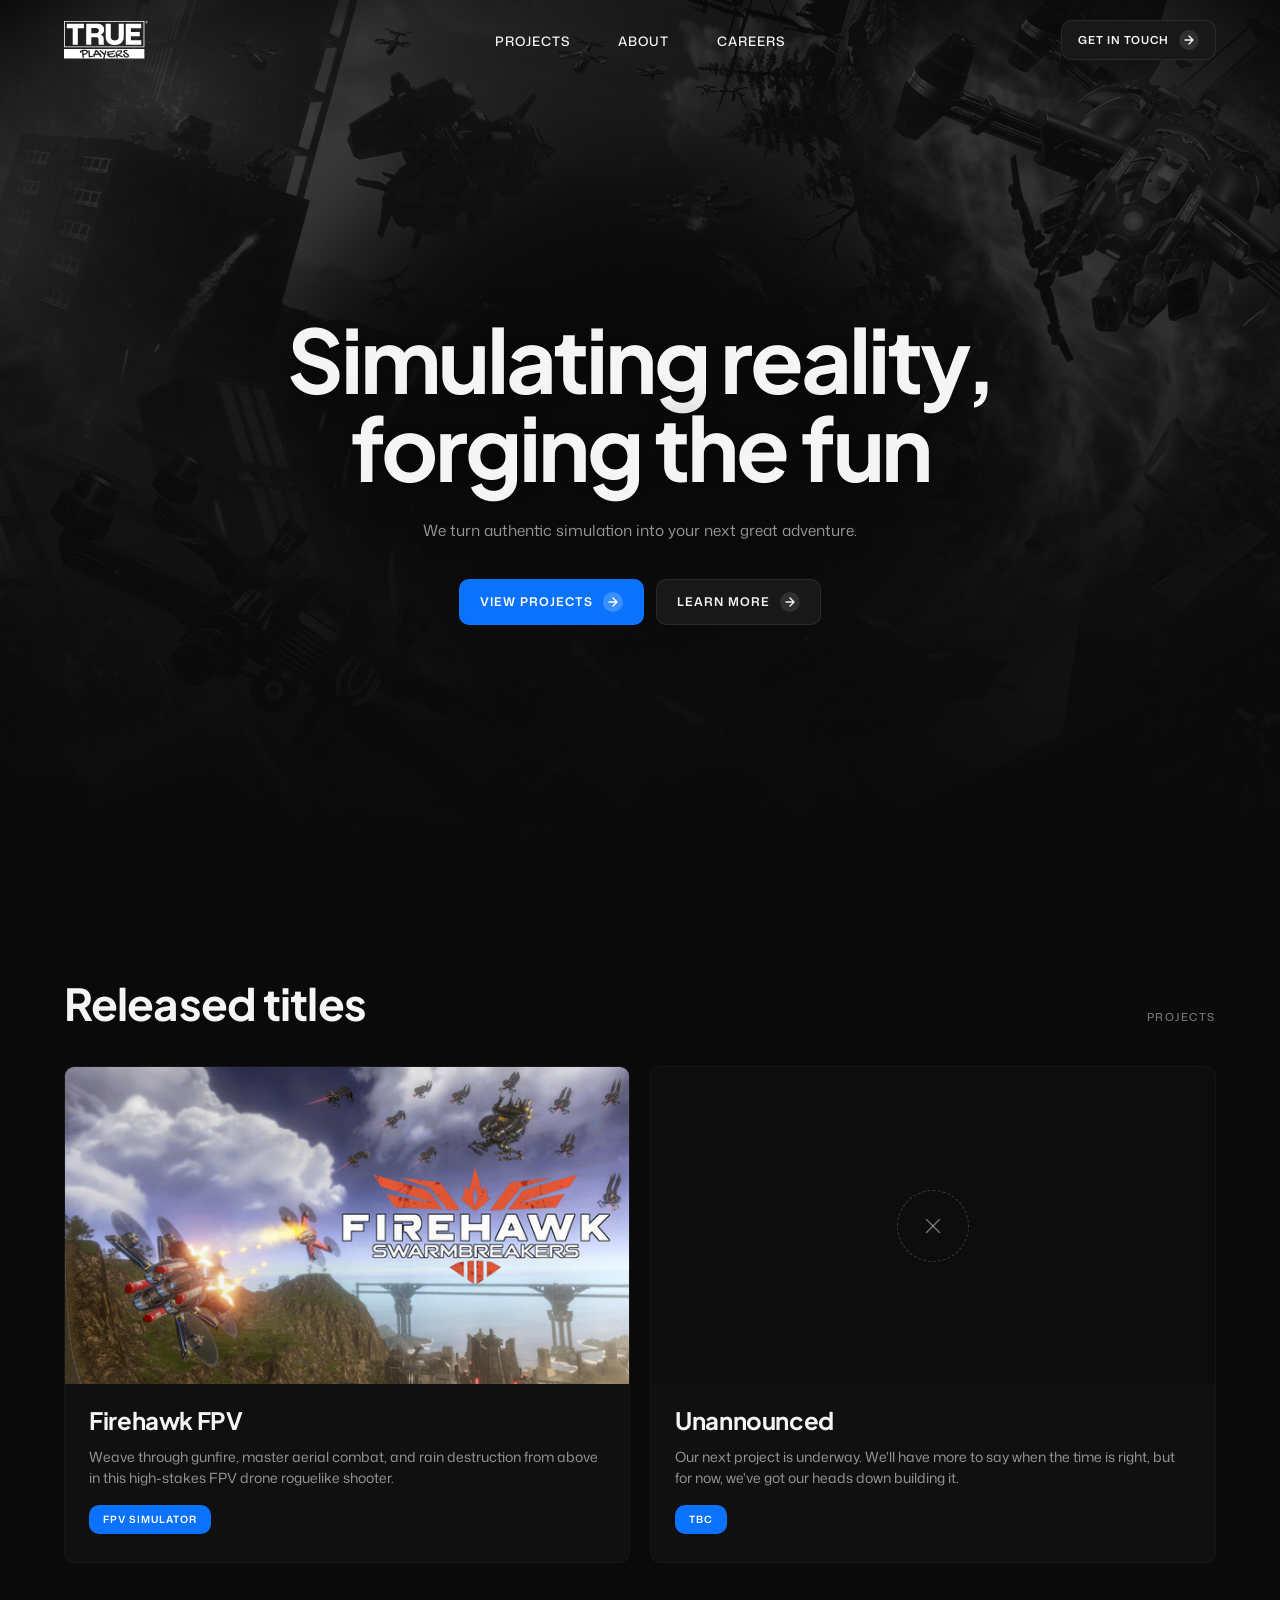
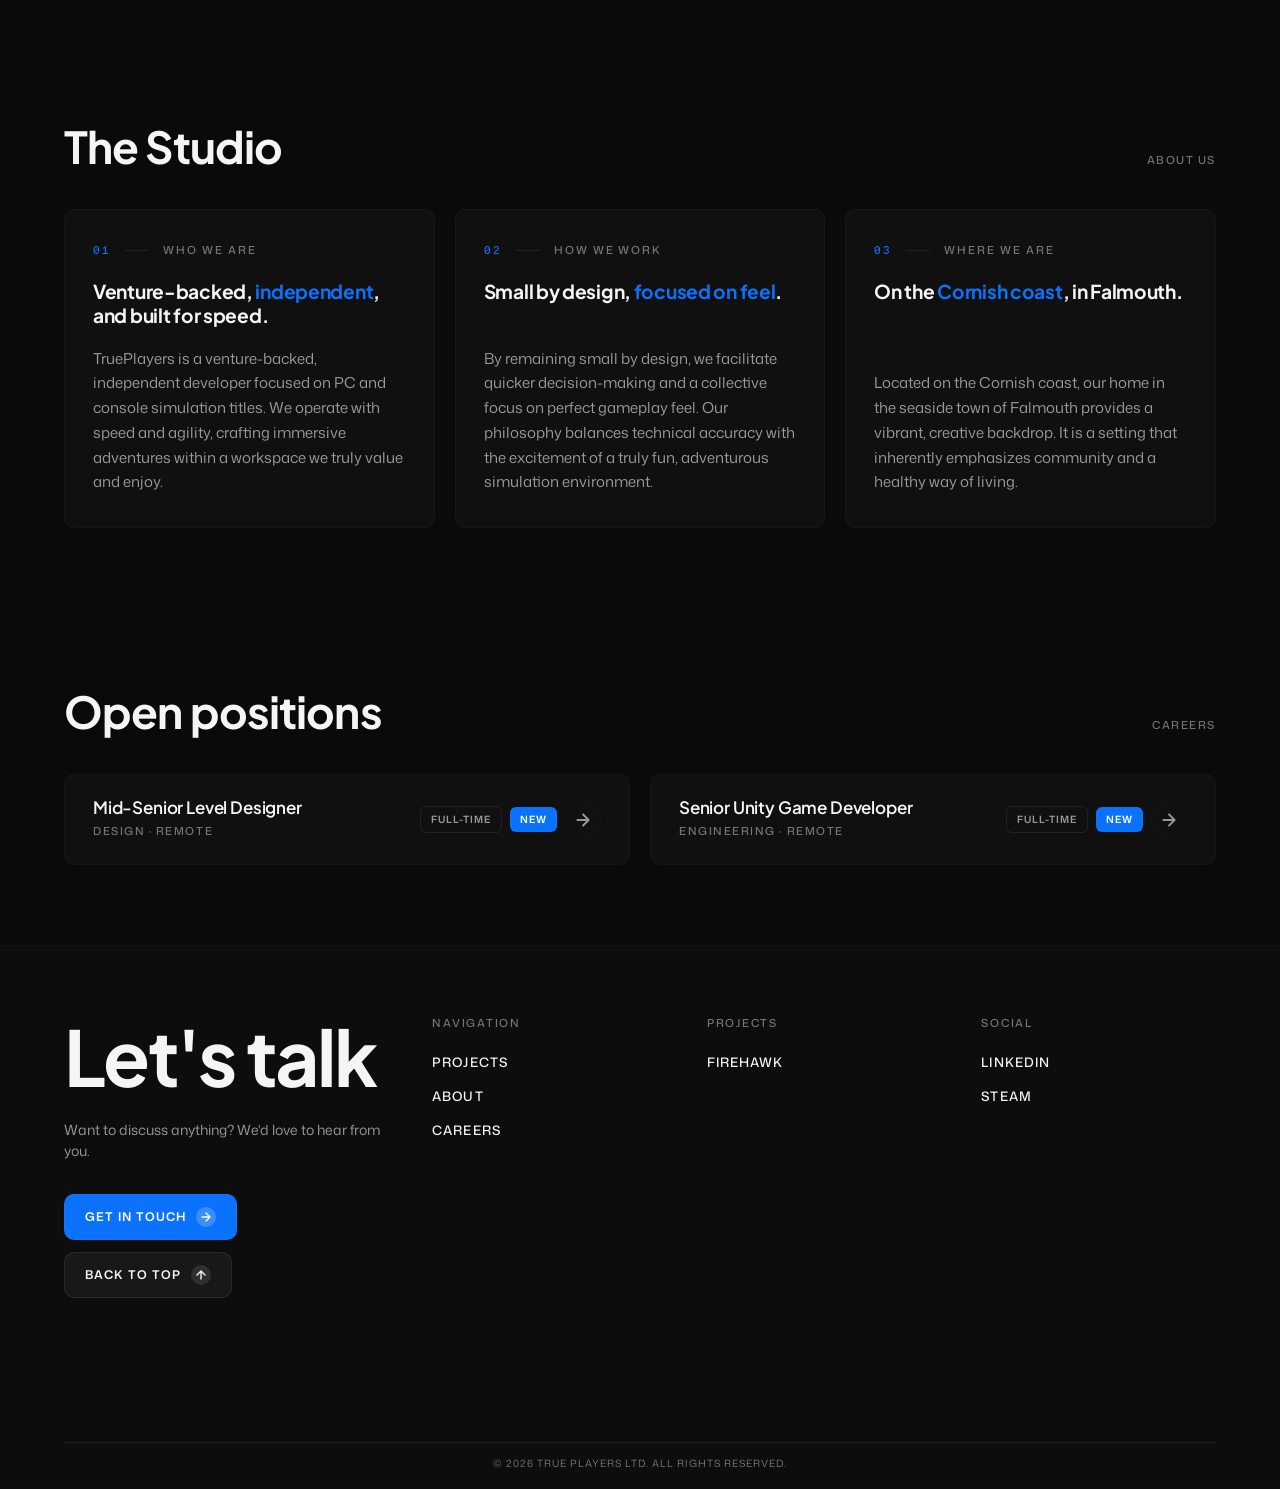
<file: index.html>
<!DOCTYPE html>
<html lang="en">
<head>
  <meta charset="UTF-8">
  <meta name="viewport" content="width=device-width, initial-scale=1.0">
  <title>TruePlayers — Simulating reality, forging the fun.</title>
  <meta name="description" content="TruePlayers is a venture-backed independent simulation studio. We turn authentic simulation into your next great adventure.">
  <link rel="stylesheet" href="styles.css">
  <link rel="icon" type="image/svg+xml" href="assets/logo.svg">
</head>
<body>

  <!-- NAV -->
  <nav class="nav" id="nav">
    <a href="index.html" class="nav__logo" aria-label="True Players home">
      <img src="assets/logo.svg" alt="True Players" style="height:38px;">
    </a>
    <ul class="nav__links">
      <li><a href="#released-titles">PROJECTS</a></li>
      <li><a href="about.html">ABOUT</a></li>
      <li><a href="#open-positions">CAREERS</a></li>
    </ul>
    <a href="mailto:info@trueplayer.co.uk" class="btn btn--secondary btn--small nav__cta">
      GET IN TOUCH
      <span class="btn__arrow" aria-hidden="true">
        <svg width="10" height="10" viewBox="0 0 10 10" fill="none"><path d="M1 5h8M5 1l4 4-4 4" stroke="currentColor" stroke-width="1.4" stroke-linecap="round" stroke-linejoin="round"/></svg>
      </span>
    </a>
    <button class="nav__toggle" type="button" aria-label="Open menu" aria-expanded="false">
      <span class="nav__toggle-icon" aria-hidden="true">
        <span></span><span></span><span></span>
      </span>
    </button>
    <div class="nav__drawer" role="menu">
      <a href="#released-titles" role="menuitem">PROJECTS</a>
      <a href="about.html" role="menuitem">ABOUT</a>
      <a href="#open-positions" role="menuitem">CAREERS</a>
      <div class="nav__drawer-divider"></div>
      <a href="mailto:info@trueplayer.co.uk" role="menuitem" class="nav__drawer-cta">GET IN TOUCH</a>
    </div>
  </nav>

  <!-- HERO -->
  <section class="hero">
    <div class="hero__bg">
      <img src="assets/hero-bg.jpg" alt="">
    </div>
    <div class="hero__inner">
      <h1 class="hero__title">Simulating reality,<br>forging the fun</h1>
      <p class="hero__subtitle">
        We turn authentic simulation into your next great adventure.
      </p>
      <div class="hero__buttons">
        <a href="#released-titles" class="btn btn--primary">
          VIEW PROJECTS
          <span class="btn__arrow"><svg width="10" height="10" viewBox="0 0 10 10" fill="none"><path d="M1 5h8M5 1l4 4-4 4" stroke="currentColor" stroke-width="1.4" stroke-linecap="round" stroke-linejoin="round"/></svg></span>
        </a>
        <a href="about.html" class="btn btn--secondary">
          LEARN MORE
          <span class="btn__arrow"><svg width="10" height="10" viewBox="0 0 10 10" fill="none"><path d="M1 5h8M5 1l4 4-4 4" stroke="currentColor" stroke-width="1.4" stroke-linecap="round" stroke-linejoin="round"/></svg></span>
        </a>
      </div>
    </div>
  </section>

  <!-- RELEASED TITLES -->
  <section class="section" id="released-titles">
    <div class="section__header">
      <h2 class="section__title">Released titles</h2>
      <span class="section__label">PROJECTS</span>
    </div>
    <div class="titles-grid">
      <a href="https://www.firehawkfpv.com" target="_blank" rel="noopener" class="title-card title-card--link" aria-label="Firehawk FPV — visit firehawkfpv.com">
        <div class="title-card__media">
          <img src="assets/firehawk.jpg" alt="Firehawk Swarmbreakers key art">
        </div>
        <div class="title-card__body">
          <h3 class="title-card__name">Firehawk FPV</h3>
          <p class="title-card__description">
            Weave through gunfire, master aerial combat, and rain destruction from above in this high-stakes FPV drone roguelike shooter.
          </p>
          <span class="title-card__tag">FPV SIMULATOR</span>
        </div>
      </a>
      <article class="title-card">
        <div class="title-card__media title-card__media--placeholder">
          <div class="title-card__placeholder-icon">
            <svg width="26" height="26" viewBox="0 0 24 24" fill="none" stroke="currentColor" stroke-width="1.2" stroke-linecap="round" stroke-linejoin="round">
              <line x1="6" y1="6" x2="18" y2="18"></line>
              <line x1="6" y1="18" x2="18" y2="6"></line>
            </svg>
          </div>
        </div>
        <div class="title-card__body">
          <h3 class="title-card__name">Unannounced</h3>
          <p class="title-card__description">
            Our next project is underway. We'll have more to say when the time is right, but for now, we've got our heads down building it.
          </p>
          <span class="title-card__tag">TBC</span>
        </div>
      </article>
    </div>
  </section>

  <!-- THE STUDIO -->
  <section class="studio" id="the-studio">
    <div class="section__header">
      <h2 class="section__title">The Studio</h2>
      <span class="section__label">ABOUT US</span>
    </div>
    <div class="studio__cards">
      <article class="studio-card">
        <div class="studio-card__eyebrow">
          <span class="studio-card__number">01</span>
          <span class="studio-card__divider"></span>
          <span class="studio-card__label">Who we are</span>
        </div>
        <h3 class="studio-card__headline">Venture-backed, <span class="accent">independent</span>, and built for speed.</h3>
        <p class="studio-card__body">TruePlayers is a venture-backed, independent developer focused on PC and console simulation titles. We operate with speed and agility, crafting immersive adventures within a workspace we truly value and enjoy.</p>
      </article>
      <article class="studio-card">
        <div class="studio-card__eyebrow">
          <span class="studio-card__number">02</span>
          <span class="studio-card__divider"></span>
          <span class="studio-card__label">How we work</span>
        </div>
        <h3 class="studio-card__headline">Small by design, <span class="accent">focused on feel</span>.</h3>
        <p class="studio-card__body">By remaining small by design, we facilitate quicker decision-making and a collective focus on perfect gameplay feel. Our philosophy balances technical accuracy with the excitement of a truly fun, adventurous simulation environment.</p>
      </article>
      <article class="studio-card">
        <div class="studio-card__eyebrow">
          <span class="studio-card__number">03</span>
          <span class="studio-card__divider"></span>
          <span class="studio-card__label">Where we are</span>
        </div>
        <h3 class="studio-card__headline">On the <span class="accent">Cornish coast</span>, in Falmouth.</h3>
        <p class="studio-card__body">Located on the Cornish coast, our home in the seaside town of Falmouth provides a vibrant, creative backdrop. It is a setting that inherently emphasizes community and a healthy way of living.</p>
      </article>
    </div>
  </section>

  <!-- OPEN POSITIONS -->
  <section class="section" id="open-positions">
    <div class="section__header">
      <h2 class="section__title">Open positions</h2>
      <span class="section__label">CAREERS</span>
    </div>
    <div class="positions-grid">
      <a href="jobs/mid-senior-level-designer.html" class="position-card">
        <div class="position-card__info">
          <h3 class="position-card__title">Mid-Senior Level Designer</h3>
          <span class="position-card__meta">DESIGN · REMOTE</span>
        </div>
        <div class="position-card__tags">
          <span class="tag tag--neutral">FULL-TIME</span>
          <span class="tag tag--blue">NEW</span>
          <span class="position-card__arrow">
            <svg width="14" height="14" viewBox="0 0 10 10" fill="none"><path d="M1 5h8M5 1l4 4-4 4" stroke="currentColor" stroke-width="1.4" stroke-linecap="round" stroke-linejoin="round"/></svg>
          </span>
        </div>
      </a>
      <a href="jobs/senior-unity-game-developer.html" class="position-card">
        <div class="position-card__info">
          <h3 class="position-card__title">Senior Unity Game Developer</h3>
          <span class="position-card__meta">ENGINEERING · REMOTE</span>
        </div>
        <div class="position-card__tags">
          <span class="tag tag--neutral">FULL-TIME</span>
          <span class="tag tag--blue">NEW</span>
          <span class="position-card__arrow">
            <svg width="14" height="14" viewBox="0 0 10 10" fill="none"><path d="M1 5h8M5 1l4 4-4 4" stroke="currentColor" stroke-width="1.4" stroke-linecap="round" stroke-linejoin="round"/></svg>
          </span>
        </div>
      </a>
    </div>
  </section>

  <!-- FOOTER / Let's talk -->
  <footer class="footer" id="lets-talk">
    <div class="footer__grid">
      <div class="footer__cta">
        <h2 class="footer__cta-title">Let's talk</h2>
        <p class="footer__cta-text">
          Want to discuss anything? We'd love to hear from you.
        </p>
        <div class="footer__cta-buttons">
          <a href="mailto:info@trueplayer.co.uk" class="btn btn--primary">
            GET IN TOUCH
            <span class="btn__arrow"><svg width="10" height="10" viewBox="0 0 10 10" fill="none"><path d="M1 5h8M5 1l4 4-4 4" stroke="currentColor" stroke-width="1.4" stroke-linecap="round" stroke-linejoin="round"/></svg></span>
          </a>
          <a href="#" class="btn btn--secondary" onclick="window.scrollTo({top:0,behavior:'smooth'});return false;">
            BACK TO TOP
            <span class="btn__arrow"><svg width="10" height="10" viewBox="0 0 10 10" fill="none"><path d="M5 9V1M1 5l4-4 4 4" stroke="currentColor" stroke-width="1.4" stroke-linecap="round" stroke-linejoin="round"/></svg></span>
          </a>
        </div>
      </div>
      <div class="footer__column">
        <h4>NAVIGATION</h4>
        <ul>
          <li><a href="#released-titles">PROJECTS</a></li>
          <li><a href="about.html">ABOUT</a></li>
          <li><a href="#open-positions">CAREERS</a></li>
        </ul>
      </div>
      <div class="footer__column">
        <h4>PROJECTS</h4>
        <ul>
          <li><a href="https://store.steampowered.com/app/3365170/Firehawk_FPV_Drone_Fighter/" target="_blank" rel="noopener">FIREHAWK</a></li>
        </ul>
      </div>
      <div class="footer__column">
        <h4>SOCIAL</h4>
        <ul>
          <li><a href="https://uk.linkedin.com/company/trueplayers" target="_blank" rel="noopener">LINKEDIN</a></li>
          <li><a href="https://store.steampowered.com/search/?developer=TruePlayers" target="_blank" rel="noopener">STEAM</a></li>
        </ul>
      </div>
    </div>
    <div class="footer__bottom">
      © 2026 TRUE PLAYERS LTD. ALL RIGHTS RESERVED.
    </div>
  </footer>

  <script>
    // Nav background on scroll
    const nav = document.getElementById('nav');
    window.addEventListener('scroll', () => {
      if (window.scrollY > 20) nav.classList.add('scrolled');
      else nav.classList.remove('scrolled');
    });

    // Mobile nav toggle
    const navToggle = nav.querySelector('.nav__toggle');
    const navDrawer = nav.querySelector('.nav__drawer');
    if (navToggle && navDrawer) {
      navToggle.addEventListener('click', (e) => {
        e.stopPropagation();
        const isOpen = nav.classList.toggle('is-open');
        navToggle.setAttribute('aria-expanded', isOpen ? 'true' : 'false');
      });
      document.addEventListener('click', (e) => {
        if (nav.classList.contains('is-open') && !nav.contains(e.target)) {
          nav.classList.remove('is-open');
          navToggle.setAttribute('aria-expanded', 'false');
        }
      });
      navDrawer.querySelectorAll('a').forEach(a => {
        a.addEventListener('click', () => {
          nav.classList.remove('is-open');
          navToggle.setAttribute('aria-expanded', 'false');
        });
      });
      document.addEventListener('keydown', (e) => {
        if (e.key === 'Escape' && nav.classList.contains('is-open')) {
          nav.classList.remove('is-open');
          navToggle.setAttribute('aria-expanded', 'false');
        }
      });
    }

    // Scroll reveal
    const observer = new IntersectionObserver((entries) => {
      entries.forEach(entry => {
        if (entry.isIntersecting) entry.target.classList.add('visible');
      });
    }, { threshold: 0.1 });

    document.querySelectorAll('.scroll-fade-in').forEach(el => observer.observe(el));
  </script>
</body>
</html>
</file>
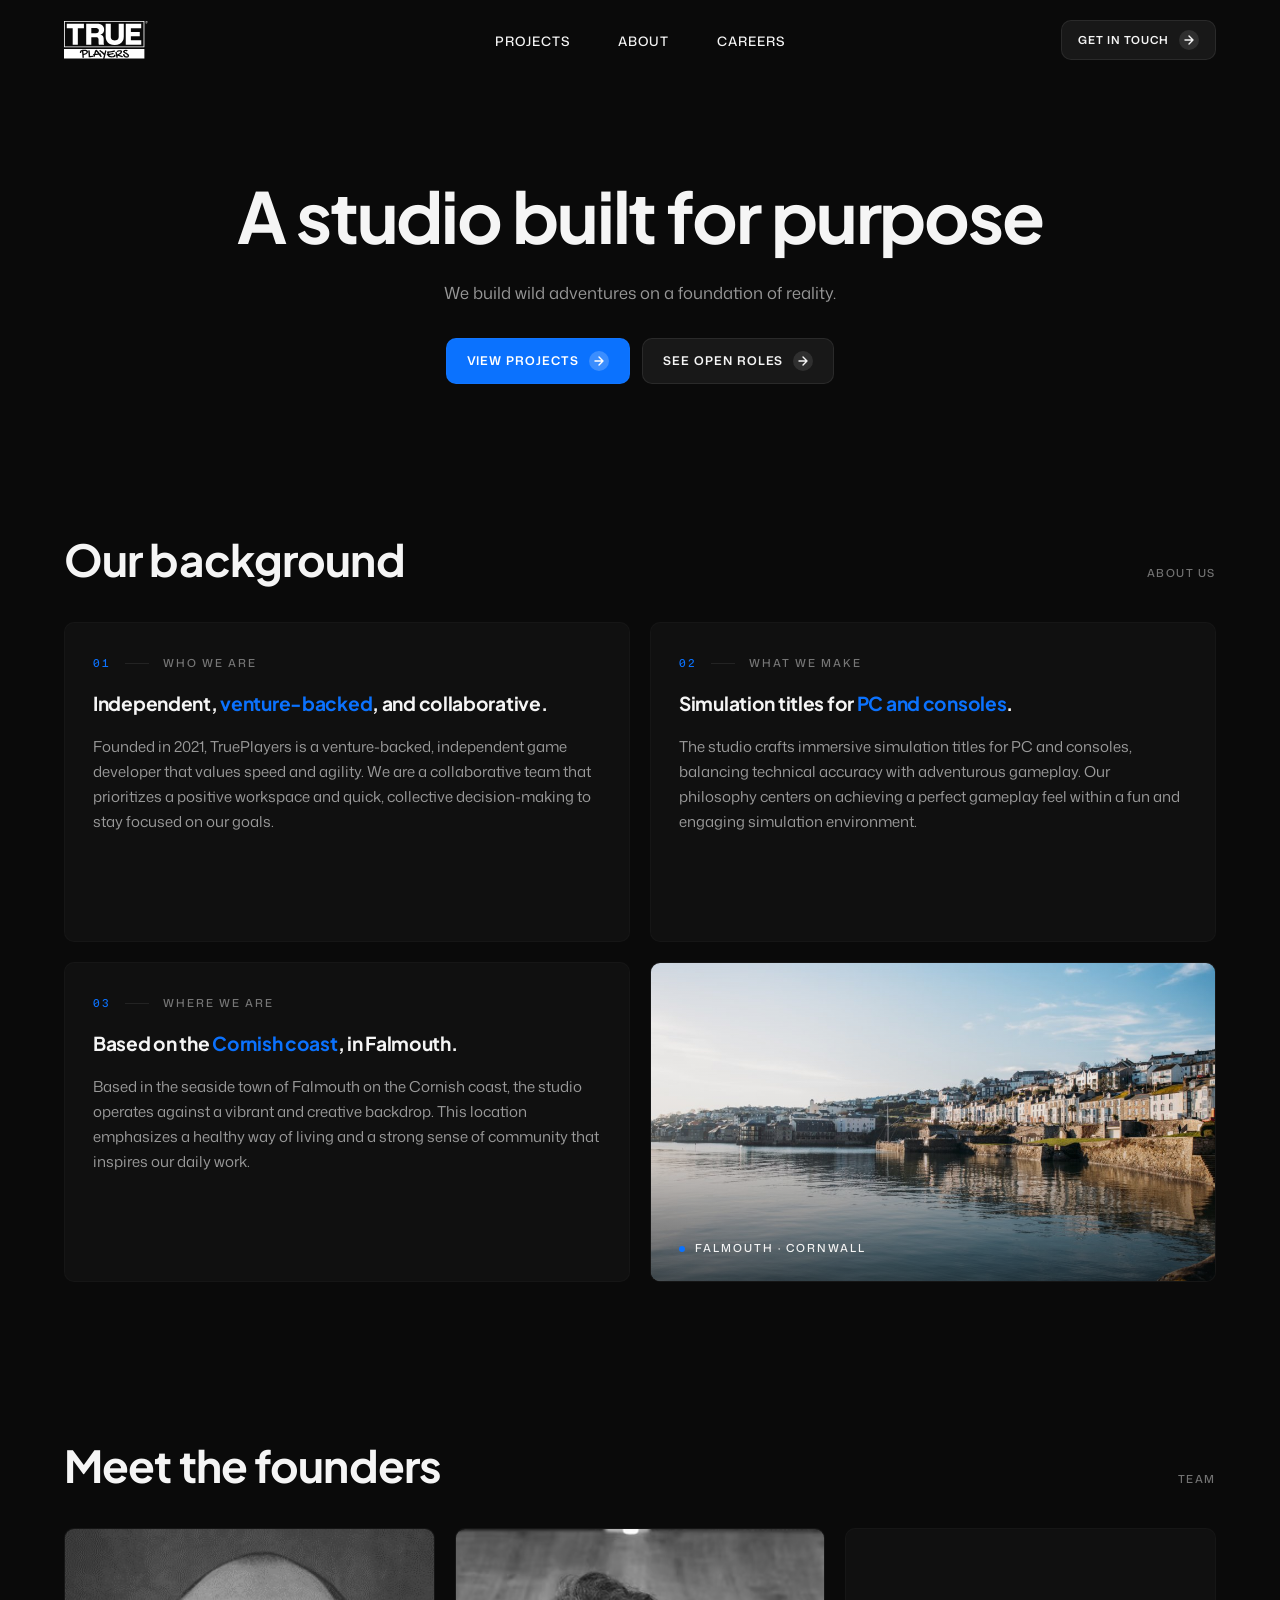
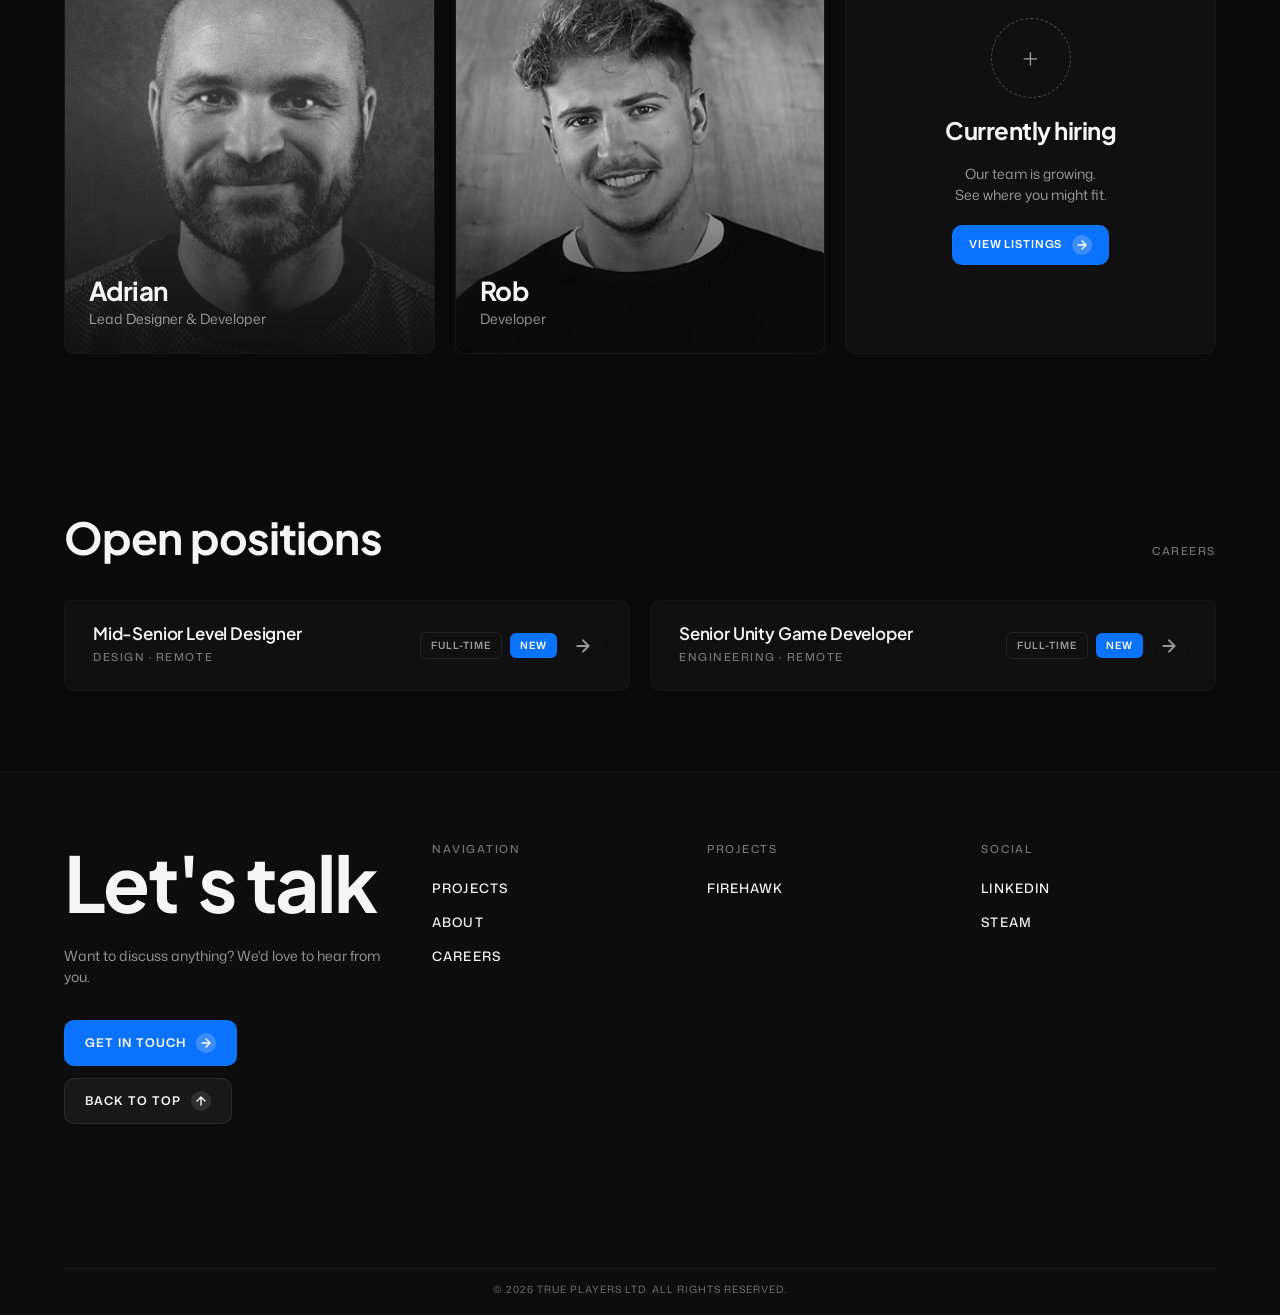
<file: about.html>
<!DOCTYPE html>
<html lang="en">
<head>
  <meta charset="UTF-8">
  <meta name="viewport" content="width=device-width, initial-scale=1.0">
  <title>About — True Players</title>
  <meta name="description" content="Meet the True Players team. A small, independent simulation studio building research-grade craft with real-world impact.">
  <link rel="stylesheet" href="styles.css">
  <link rel="icon" type="image/svg+xml" href="assets/logo.svg">
</head>
<body>

  <!-- NAV -->
  <nav class="nav" id="nav">
    <a href="index.html" class="nav__logo" aria-label="True Players home">
      <img src="assets/logo.svg" alt="True Players" style="height:38px;">
    </a>
    <ul class="nav__links">
      <li><a href="index.html#released-titles">PROJECTS</a></li>
      <li><a href="about.html">ABOUT</a></li>
      <li><a href="#open-positions">CAREERS</a></li>
    </ul>
    <a href="mailto:info@trueplayer.co.uk" class="btn btn--secondary btn--small nav__cta">
      GET IN TOUCH
      <span class="btn__arrow" aria-hidden="true">
        <svg width="10" height="10" viewBox="0 0 10 10" fill="none"><path d="M1 5h8M5 1l4 4-4 4" stroke="currentColor" stroke-width="1.4" stroke-linecap="round" stroke-linejoin="round"/></svg>
      </span>
    </a>
    <button class="nav__toggle" type="button" aria-label="Open menu" aria-expanded="false">
      <span class="nav__toggle-icon" aria-hidden="true">
        <span></span><span></span><span></span>
      </span>
    </button>
    <div class="nav__drawer" role="menu">
      <a href="index.html#released-titles" role="menuitem">PROJECTS</a>
      <a href="about.html" role="menuitem">ABOUT</a>
      <a href="#open-positions" role="menuitem">CAREERS</a>
      <div class="nav__drawer-divider"></div>
      <a href="mailto:info@trueplayer.co.uk" role="menuitem" class="nav__drawer-cta">GET IN TOUCH</a>
    </div>
  </nav>

  <!-- PAGE HEADER -->
  <section class="page-header page-header--centered">
    <h1 class="page-header__title">A studio built for purpose</h1>
    <p class="page-header__lede">
      We build wild adventures on a foundation of reality.
    </p>
    <div class="page-header__buttons">
      <a href="index.html#released-titles" class="btn btn--primary">
        VIEW PROJECTS
        <span class="btn__arrow"><svg width="10" height="10" viewBox="0 0 10 10" fill="none"><path d="M1 5h8M5 1l4 4-4 4" stroke="currentColor" stroke-width="1.4" stroke-linecap="round" stroke-linejoin="round"/></svg></span>
      </a>
      <a href="#open-positions" class="btn btn--secondary">
        SEE OPEN ROLES
        <span class="btn__arrow"><svg width="10" height="10" viewBox="0 0 10 10" fill="none"><path d="M1 5h8M5 1l4 4-4 4" stroke="currentColor" stroke-width="1.4" stroke-linecap="round" stroke-linejoin="round"/></svg></span>
      </a>
    </div>
  </section>

  <!-- OUR BACKGROUND -->
  <section class="studio studio--grid" id="the-studio">
    <div class="section__header">
      <h2 class="section__title">Our background</h2>
      <span class="section__label">ABOUT US</span>
    </div>
    <div class="studio__cards studio__cards--2x2">
      <article class="studio-card">
        <div class="studio-card__eyebrow">
          <span class="studio-card__number">01</span>
          <span class="studio-card__divider"></span>
          <span class="studio-card__label">Who we are</span>
        </div>
        <h3 class="studio-card__headline">Independent, <span class="accent">venture-backed</span>, and collaborative.</h3>
        <p class="studio-card__body">Founded in 2021, TruePlayers is a venture-backed, independent game developer that values speed and agility. We are a collaborative team that prioritizes a positive workspace and quick, collective decision-making to stay focused on our goals.</p>
      </article>
      <article class="studio-card">
        <div class="studio-card__eyebrow">
          <span class="studio-card__number">02</span>
          <span class="studio-card__divider"></span>
          <span class="studio-card__label">What we make</span>
        </div>
        <h3 class="studio-card__headline">Simulation titles for <span class="accent">PC and consoles</span>.</h3>
        <p class="studio-card__body">The studio crafts immersive simulation titles for PC and consoles, balancing technical accuracy with adventurous gameplay. Our philosophy centers on achieving a perfect gameplay feel within a fun and engaging simulation environment.</p>
      </article>
      <article class="studio-card">
        <div class="studio-card__eyebrow">
          <span class="studio-card__number">03</span>
          <span class="studio-card__divider"></span>
          <span class="studio-card__label">Where we are</span>
        </div>
        <h3 class="studio-card__headline">Based on the <span class="accent">Cornish coast</span>, in Falmouth.</h3>
        <p class="studio-card__body">Based in the seaside town of Falmouth on the Cornish coast, the studio operates against a vibrant and creative backdrop. This location emphasizes a healthy way of living and a strong sense of community that inspires our daily work.</p>
      </article>
      <div class="studio-card studio-card--image">
        <img src="assets/cornwall.png" alt="Falmouth harbour on the Cornish coast">
        <span class="studio-card__image-caption">Falmouth · Cornwall</span>
      </div>
    </div>
  </section>

  <!-- MEET THE FOUNDERS -->
  <section class="section" id="team">
    <div class="section__header">
      <h2 class="section__title">Meet the founders</h2>
      <span class="section__label">TEAM</span>
    </div>
    <div class="team-grid">
      <article class="team-card">
        <div class="team-card__photo">
          <img src="assets/adrian.avif" alt="Adrian, Lead Designer & Developer">
        </div>
        <div class="team-card__info">
          <h3 class="team-card__name">Adrian</h3>
          <p class="team-card__role">Lead Designer &amp; Developer</p>
        </div>
      </article>
      <article class="team-card">
        <div class="team-card__photo">
          <img src="assets/rob.avif" alt="Rob, Developer">
        </div>
        <div class="team-card__info">
          <h3 class="team-card__name">Rob</h3>
          <p class="team-card__role">Developer</p>
        </div>
      </article>
      <article class="team-card team-card--hiring">
        <div class="hiring__icon">+</div>
        <h3>Currently hiring</h3>
        <p>Our team is growing.<br>See where you might fit.</p>
        <a href="#open-positions" class="btn btn--primary btn--small">
          VIEW LISTINGS
          <span class="btn__arrow"><svg width="10" height="10" viewBox="0 0 10 10" fill="none"><path d="M1 5h8M5 1l4 4-4 4" stroke="currentColor" stroke-width="1.4" stroke-linecap="round" stroke-linejoin="round"/></svg></span>
        </a>
      </article>
    </div>
  </section>

  <!-- OPEN POSITIONS -->
  <section class="section" id="open-positions">
    <div class="section__header">
      <h2 class="section__title">Open positions</h2>
      <span class="section__label">CAREERS</span>
    </div>
    <div class="positions-grid">
      <a href="jobs/mid-senior-level-designer.html" class="position-card">
        <div class="position-card__info">
          <h3 class="position-card__title">Mid-Senior Level Designer</h3>
          <span class="position-card__meta">DESIGN · REMOTE</span>
        </div>
        <div class="position-card__tags">
          <span class="tag tag--neutral">FULL-TIME</span>
          <span class="tag tag--blue">NEW</span>
          <span class="position-card__arrow">
            <svg width="14" height="14" viewBox="0 0 10 10" fill="none"><path d="M1 5h8M5 1l4 4-4 4" stroke="currentColor" stroke-width="1.4" stroke-linecap="round" stroke-linejoin="round"/></svg>
          </span>
        </div>
      </a>
      <a href="jobs/senior-unity-game-developer.html" class="position-card">
        <div class="position-card__info">
          <h3 class="position-card__title">Senior Unity Game Developer</h3>
          <span class="position-card__meta">ENGINEERING · REMOTE</span>
        </div>
        <div class="position-card__tags">
          <span class="tag tag--neutral">FULL-TIME</span>
          <span class="tag tag--blue">NEW</span>
          <span class="position-card__arrow">
            <svg width="14" height="14" viewBox="0 0 10 10" fill="none"><path d="M1 5h8M5 1l4 4-4 4" stroke="currentColor" stroke-width="1.4" stroke-linecap="round" stroke-linejoin="round"/></svg>
          </span>
        </div>
      </a>
    </div>
  </section>

  <!-- FOOTER -->
  <footer class="footer" id="lets-talk">
    <div class="footer__grid">
      <div class="footer__cta">
        <h2 class="footer__cta-title">Let's talk</h2>
        <p class="footer__cta-text">
          Want to discuss anything? We'd love to hear from you.
        </p>
        <div class="footer__cta-buttons">
          <a href="mailto:info@trueplayer.co.uk" class="btn btn--primary">
            GET IN TOUCH
            <span class="btn__arrow"><svg width="10" height="10" viewBox="0 0 10 10" fill="none"><path d="M1 5h8M5 1l4 4-4 4" stroke="currentColor" stroke-width="1.4" stroke-linecap="round" stroke-linejoin="round"/></svg></span>
          </a>
          <a href="#" class="btn btn--secondary" onclick="window.scrollTo({top:0,behavior:'smooth'});return false;">
            BACK TO TOP
            <span class="btn__arrow"><svg width="10" height="10" viewBox="0 0 10 10" fill="none"><path d="M5 9V1M1 5l4-4 4 4" stroke="currentColor" stroke-width="1.4" stroke-linecap="round" stroke-linejoin="round"/></svg></span>
          </a>
        </div>
      </div>
      <div class="footer__column">
        <h4>NAVIGATION</h4>
        <ul>
          <li><a href="index.html#released-titles">PROJECTS</a></li>
          <li><a href="about.html">ABOUT</a></li>
          <li><a href="#open-positions">CAREERS</a></li>
        </ul>
      </div>
      <div class="footer__column">
        <h4>PROJECTS</h4>
        <ul>
          <li><a href="https://store.steampowered.com/app/3365170/Firehawk_FPV_Drone_Fighter/" target="_blank" rel="noopener">FIREHAWK</a></li>
        </ul>
      </div>
      <div class="footer__column">
        <h4>SOCIAL</h4>
        <ul>
          <li><a href="https://uk.linkedin.com/company/trueplayers" target="_blank" rel="noopener">LINKEDIN</a></li>
          <li><a href="https://store.steampowered.com/search/?developer=TruePlayers" target="_blank" rel="noopener">STEAM</a></li>
        </ul>
      </div>
    </div>
    <div class="footer__bottom">
      © 2026 TRUE PLAYERS LTD. ALL RIGHTS RESERVED.
    </div>
  </footer>

  <script>
    const nav = document.getElementById('nav');
    window.addEventListener('scroll', () => {
      if (window.scrollY > 20) nav.classList.add('scrolled');
      else nav.classList.remove('scrolled');
    });

    // Mobile nav toggle
    const navToggle = nav.querySelector('.nav__toggle');
    const navDrawer = nav.querySelector('.nav__drawer');
    if (navToggle && navDrawer) {
      navToggle.addEventListener('click', (e) => {
        e.stopPropagation();
        const isOpen = nav.classList.toggle('is-open');
        navToggle.setAttribute('aria-expanded', isOpen ? 'true' : 'false');
      });
      document.addEventListener('click', (e) => {
        if (nav.classList.contains('is-open') && !nav.contains(e.target)) {
          nav.classList.remove('is-open');
          navToggle.setAttribute('aria-expanded', 'false');
        }
      });
      navDrawer.querySelectorAll('a').forEach(a => {
        a.addEventListener('click', () => {
          nav.classList.remove('is-open');
          navToggle.setAttribute('aria-expanded', 'false');
        });
      });
      document.addEventListener('keydown', (e) => {
        if (e.key === 'Escape' && nav.classList.contains('is-open')) {
          nav.classList.remove('is-open');
          navToggle.setAttribute('aria-expanded', 'false');
        }
      });
    }
  </script>
</body>
</html>
</file>
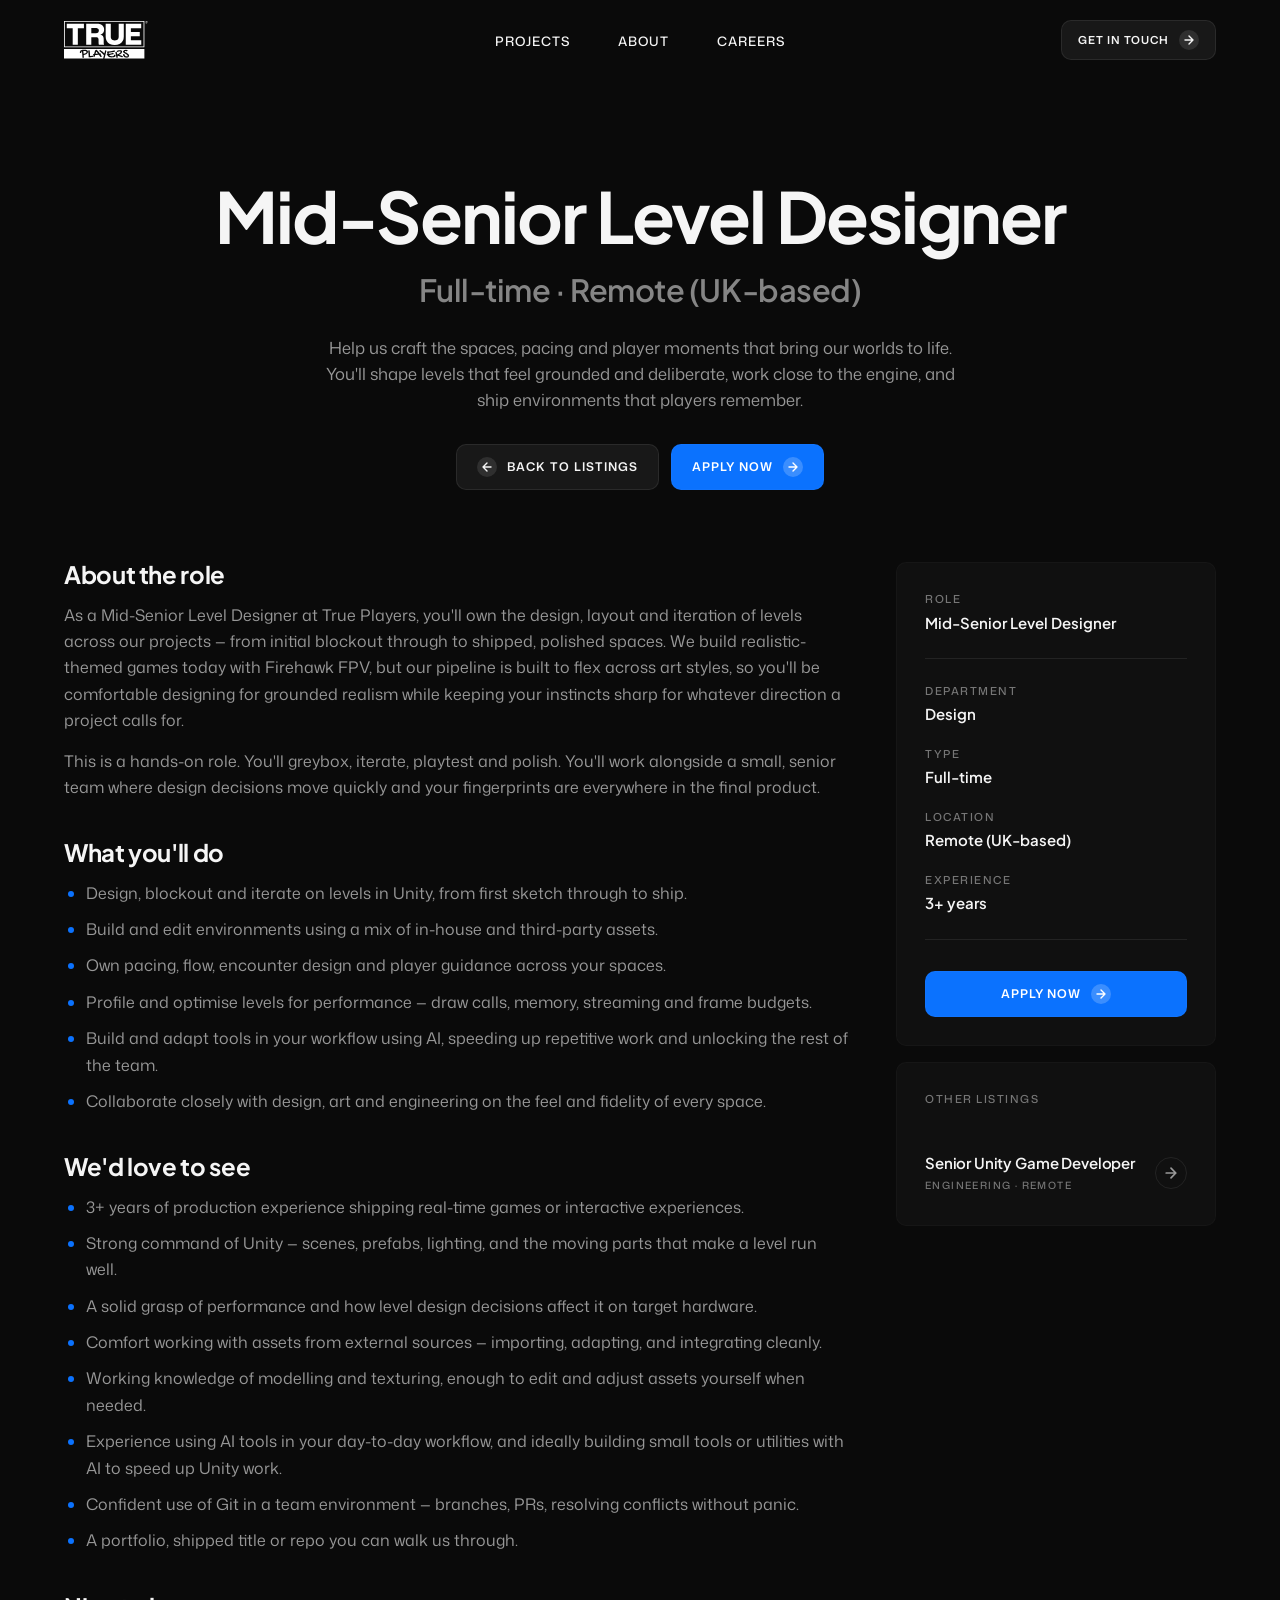
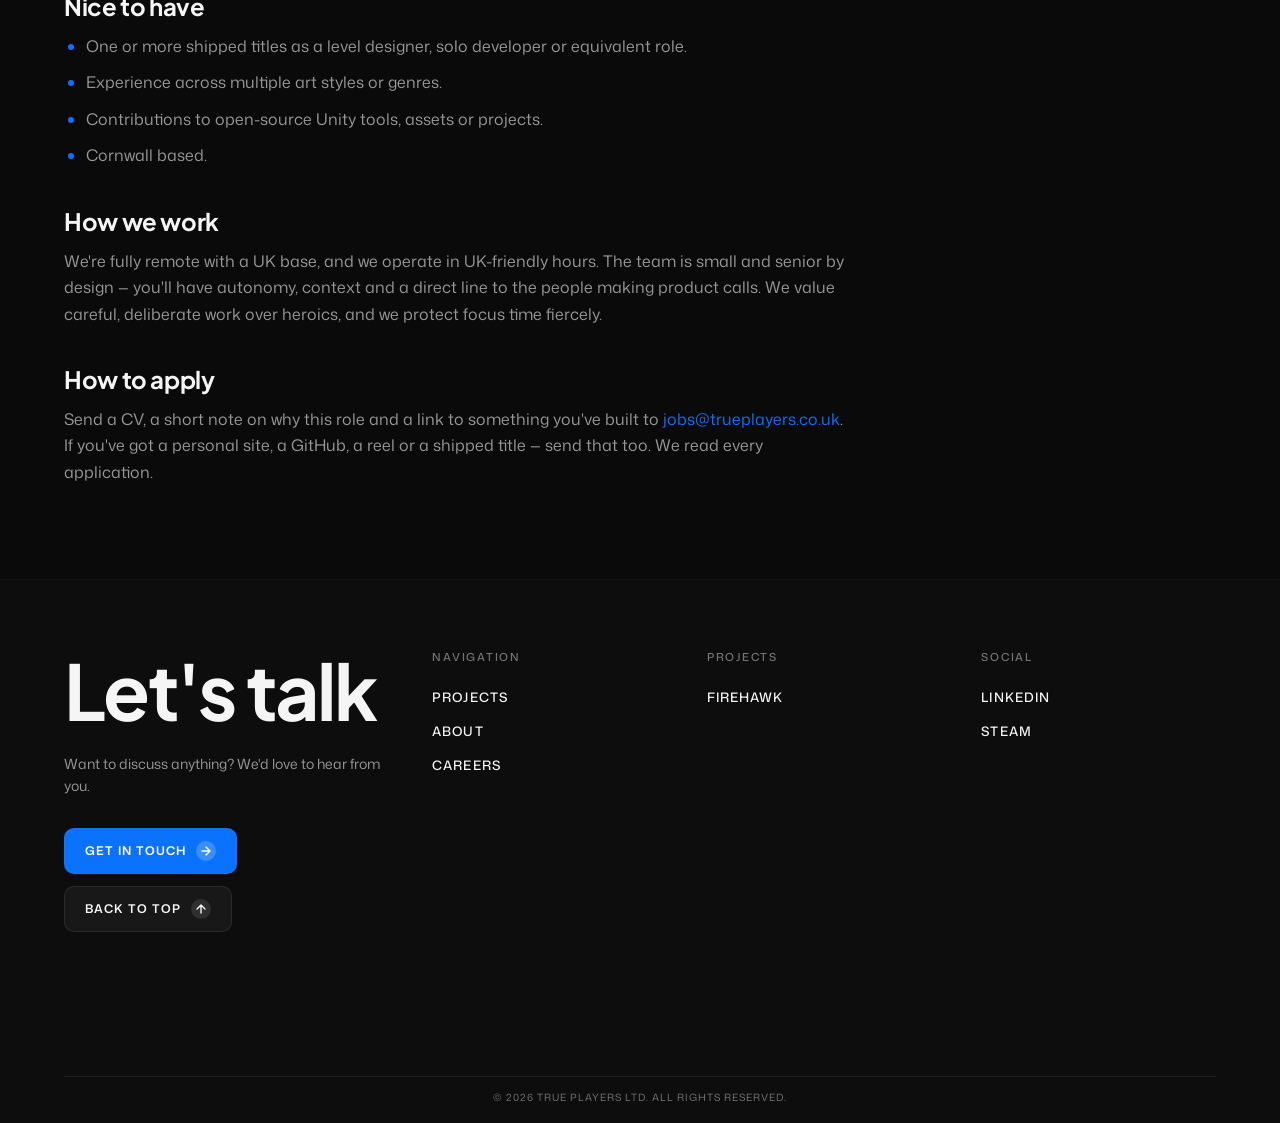
<file: jobs/mid-senior-level-designer.html>
<!DOCTYPE html>
<html lang="en">
<head>
  <meta charset="UTF-8">
  <meta name="viewport" content="width=device-width, initial-scale=1.0">
  <title>Mid-Senior Level Designer — True Players</title>
  <meta name="description" content="Mid-Senior Level Designer role at True Players. Full-time, remote (UK-based). Shape the spaces, pacing and player moments that bring our worlds to life.">
  <link rel="stylesheet" href="../styles.css">
  <link rel="icon" type="image/svg+xml" href="../assets/logo.svg">
</head>
<body>

  <!-- NAV -->
  <nav class="nav" id="nav">
    <a href="../index.html" class="nav__logo" aria-label="True Players home">
      <img src="../assets/logo.svg" alt="True Players" style="height:38px;">
    </a>
    <ul class="nav__links">
      <li><a href="../index.html#released-titles">PROJECTS</a></li>
      <li><a href="../about.html">ABOUT</a></li>
      <li><a href="../index.html#open-positions">CAREERS</a></li>
    </ul>
    <a href="mailto:info@trueplayer.co.uk" class="btn btn--secondary btn--small nav__cta">
      GET IN TOUCH
      <span class="btn__arrow" aria-hidden="true">
        <svg width="10" height="10" viewBox="0 0 10 10" fill="none"><path d="M1 5h8M5 1l4 4-4 4" stroke="currentColor" stroke-width="1.4" stroke-linecap="round" stroke-linejoin="round"/></svg>
      </span>
    </a>
    <button class="nav__toggle" type="button" aria-label="Open menu" aria-expanded="false">
      <span class="nav__toggle-icon" aria-hidden="true">
        <span></span><span></span><span></span>
      </span>
    </button>
    <div class="nav__drawer" role="menu">
      <a href="../index.html#released-titles" role="menuitem">PROJECTS</a>
      <a href="../about.html" role="menuitem">ABOUT</a>
      <a href="../index.html#open-positions" role="menuitem">CAREERS</a>
      <div class="nav__drawer-divider"></div>
      <a href="mailto:info@trueplayer.co.uk" role="menuitem" class="nav__drawer-cta">GET IN TOUCH</a>
    </div>
  </nav>

  <!-- PAGE HEADER -->
  <section class="page-header page-header--centered">
    <h1 class="page-header__title">Mid-Senior Level Designer</h1>
    <h2 class="page-header__meta">Full-time · Remote (UK-based)</h2>
    <p class="page-header__lede">
      Help us craft the spaces, pacing and player moments that bring our worlds to life. You'll shape levels that feel grounded and deliberate, work close to the engine, and ship environments that players remember.
    </p>
    <div class="page-header__buttons">
      <a href="../index.html#open-positions" class="btn btn--secondary">
        <span class="btn__arrow"><svg width="10" height="10" viewBox="0 0 10 10" fill="none"><path d="M9 5H1M5 1L1 5l4 4" stroke="currentColor" stroke-width="1.4" stroke-linecap="round" stroke-linejoin="round"/></svg></span>
        BACK TO LISTINGS
      </a>
      <a href="mailto:jobs@trueplayers.co.uk?subject=Mid-Senior%20Level%20Designer%20Application" class="btn btn--primary">
        APPLY NOW
        <span class="btn__arrow"><svg width="10" height="10" viewBox="0 0 10 10" fill="none"><path d="M1 5h8M5 1l4 4-4 4" stroke="currentColor" stroke-width="1.4" stroke-linecap="round" stroke-linejoin="round"/></svg></span>
      </a>
    </div>
  </section>

  <!-- JOB LAYOUT -->
  <div class="job-layout">
    <!-- MAIN -->
    <article class="job-main">

      <h2>About the role</h2>
      <p>
        As a Mid-Senior Level Designer at True Players, you'll own the design, layout and iteration of levels across our projects — from initial blockout through to shipped, polished spaces. We build realistic-themed games today with Firehawk FPV, but our pipeline is built to flex across art styles, so you'll be comfortable designing for grounded realism while keeping your instincts sharp for whatever direction a project calls for.
      </p>
      <p>
        This is a hands-on role. You'll greybox, iterate, playtest and polish. You'll work alongside a small, senior team where design decisions move quickly and your fingerprints are everywhere in the final product.
      </p>

      <h2>What you'll do</h2>
      <ul>
        <li>Design, blockout and iterate on levels in Unity, from first sketch through to ship.</li>
        <li>Build and edit environments using a mix of in-house and third-party assets.</li>
        <li>Own pacing, flow, encounter design and player guidance across your spaces.</li>
        <li>Profile and optimise levels for performance — draw calls, memory, streaming and frame budgets.</li>
        <li>Build and adapt tools in your workflow using AI, speeding up repetitive work and unlocking the rest of the team.</li>
        <li>Collaborate closely with design, art and engineering on the feel and fidelity of every space.</li>
      </ul>

      <h2>We'd love to see</h2>
      <ul>
        <li>3+ years of production experience shipping real-time games or interactive experiences.</li>
        <li>Strong command of Unity — scenes, prefabs, lighting, and the moving parts that make a level run well.</li>
        <li>A solid grasp of performance and how level design decisions affect it on target hardware.</li>
        <li>Comfort working with assets from external sources — importing, adapting, and integrating cleanly.</li>
        <li>Working knowledge of modelling and texturing, enough to edit and adjust assets yourself when needed.</li>
        <li>Experience using AI tools in your day-to-day workflow, and ideally building small tools or utilities with AI to speed up Unity work.</li>
        <li>Confident use of Git in a team environment — branches, PRs, resolving conflicts without panic.</li>
        <li>A portfolio, shipped title or repo you can walk us through.</li>
      </ul>

      <h2>Nice to have</h2>
      <ul>
        <li>One or more shipped titles as a level designer, solo developer or equivalent role.</li>
        <li>Experience across multiple art styles or genres.</li>
        <li>Contributions to open-source Unity tools, assets or projects.</li>
        <li>Cornwall based.</li>
      </ul>

      <h2>How we work</h2>
      <p>
        We're fully remote with a UK base, and we operate in UK-friendly hours. The team is small and senior by design — you'll have autonomy, context and a direct line to the people making product calls. We value careful, deliberate work over heroics, and we protect focus time fiercely.
      </p>

      <h2>How to apply</h2>
      <p>
        Send a CV, a short note on why this role and a link to something you've built to <a href="mailto:jobs@trueplayers.co.uk" style="color:var(--accent);">jobs@trueplayers.co.uk</a>. If you've got a personal site, a GitHub, a reel or a shipped title — send that too. We read every application.
      </p>

    </article>

    <!-- SIDEBAR -->
    <aside class="job-sidebar">
      <div class="job-sidebar__card">
        <div class="job-sidebar__row">
          <span class="job-sidebar__label">ROLE</span>
          <span class="job-sidebar__value">Mid-Senior Level Designer</span>
        </div>
        <div class="job-sidebar__divider"></div>
        <div class="job-sidebar__row">
          <span class="job-sidebar__label">DEPARTMENT</span>
          <span class="job-sidebar__value">Design</span>
        </div>
        <div class="job-sidebar__row">
          <span class="job-sidebar__label">TYPE</span>
          <span class="job-sidebar__value">Full-time</span>
        </div>
        <div class="job-sidebar__row">
          <span class="job-sidebar__label">LOCATION</span>
          <span class="job-sidebar__value">Remote (UK-based)</span>
        </div>
        <div class="job-sidebar__row">
          <span class="job-sidebar__label">EXPERIENCE</span>
          <span class="job-sidebar__value">3+ years</span>
        </div>
        <div class="job-sidebar__divider"></div>
        <a href="mailto:jobs@trueplayers.co.uk?subject=Mid-Senior%20Level%20Designer%20Application" class="btn btn--primary job-sidebar__apply">
          APPLY NOW
          <span class="btn__arrow"><svg width="10" height="10" viewBox="0 0 10 10" fill="none"><path d="M1 5h8M5 1l4 4-4 4" stroke="currentColor" stroke-width="1.4" stroke-linecap="round" stroke-linejoin="round"/></svg></span>
        </a>
      </div>

      <div class="job-sidebar__card">
        <span class="other-listings__label">OTHER LISTINGS</span>
        <div class="other-listings__list">
          <a href="senior-unity-game-developer.html" class="other-listings__item">
            <div class="other-listings__info">
              <span class="other-listings__title">Senior Unity Game Developer</span>
              <span class="other-listings__meta">ENGINEERING · REMOTE</span>
            </div>
            <span class="other-listings__arrow">
              <svg width="12" height="12" viewBox="0 0 10 10" fill="none"><path d="M1 5h8M5 1l4 4-4 4" stroke="currentColor" stroke-width="1.4" stroke-linecap="round" stroke-linejoin="round"/></svg>
            </span>
          </a>
        </div>
      </div>
    </aside>
  </div>

  <!-- FOOTER -->
  <footer class="footer" id="lets-talk">
    <div class="footer__grid">
      <div class="footer__cta">
        <h2 class="footer__cta-title">Let's talk</h2>
        <p class="footer__cta-text">
          Want to discuss anything? We'd love to hear from you.
        </p>
        <div class="footer__cta-buttons">
          <a href="mailto:info@trueplayer.co.uk" class="btn btn--primary">
            GET IN TOUCH
            <span class="btn__arrow"><svg width="10" height="10" viewBox="0 0 10 10" fill="none"><path d="M1 5h8M5 1l4 4-4 4" stroke="currentColor" stroke-width="1.4" stroke-linecap="round" stroke-linejoin="round"/></svg></span>
          </a>
          <a href="#" class="btn btn--secondary" onclick="window.scrollTo({top:0,behavior:'smooth'});return false;">
            BACK TO TOP
            <span class="btn__arrow"><svg width="10" height="10" viewBox="0 0 10 10" fill="none"><path d="M5 9V1M1 5l4-4 4 4" stroke="currentColor" stroke-width="1.4" stroke-linecap="round" stroke-linejoin="round"/></svg></span>
          </a>
        </div>
      </div>
      <div class="footer__column">
        <h4>NAVIGATION</h4>
        <ul>
          <li><a href="../index.html#released-titles">PROJECTS</a></li>
          <li><a href="../about.html">ABOUT</a></li>
          <li><a href="../index.html#open-positions">CAREERS</a></li>
        </ul>
      </div>
      <div class="footer__column">
        <h4>PROJECTS</h4>
        <ul>
          <li><a href="https://store.steampowered.com/app/3365170/Firehawk_FPV_Drone_Fighter/" target="_blank" rel="noopener">FIREHAWK</a></li>
        </ul>
      </div>
      <div class="footer__column">
        <h4>SOCIAL</h4>
        <ul>
          <li><a href="https://uk.linkedin.com/company/trueplayers" target="_blank" rel="noopener">LINKEDIN</a></li>
          <li><a href="https://store.steampowered.com/search/?developer=TruePlayers" target="_blank" rel="noopener">STEAM</a></li>
        </ul>
      </div>
    </div>
    <div class="footer__bottom">
      © 2026 TRUE PLAYERS LTD. ALL RIGHTS RESERVED.
    </div>
  </footer>

  <script>
    const nav = document.getElementById('nav');
    window.addEventListener('scroll', () => {
      if (window.scrollY > 20) nav.classList.add('scrolled');
      else nav.classList.remove('scrolled');
    });

    // Mobile nav toggle
    const navToggle = nav.querySelector('.nav__toggle');
    const navDrawer = nav.querySelector('.nav__drawer');
    if (navToggle && navDrawer) {
      navToggle.addEventListener('click', (e) => {
        e.stopPropagation();
        const isOpen = nav.classList.toggle('is-open');
        navToggle.setAttribute('aria-expanded', isOpen ? 'true' : 'false');
      });
      document.addEventListener('click', (e) => {
        if (nav.classList.contains('is-open') && !nav.contains(e.target)) {
          nav.classList.remove('is-open');
          navToggle.setAttribute('aria-expanded', 'false');
        }
      });
      navDrawer.querySelectorAll('a').forEach(a => {
        a.addEventListener('click', () => {
          nav.classList.remove('is-open');
          navToggle.setAttribute('aria-expanded', 'false');
        });
      });
      document.addEventListener('keydown', (e) => {
        if (e.key === 'Escape' && nav.classList.contains('is-open')) {
          nav.classList.remove('is-open');
          navToggle.setAttribute('aria-expanded', 'false');
        }
      });
    }
  </script>
</body>
</html>
</file>
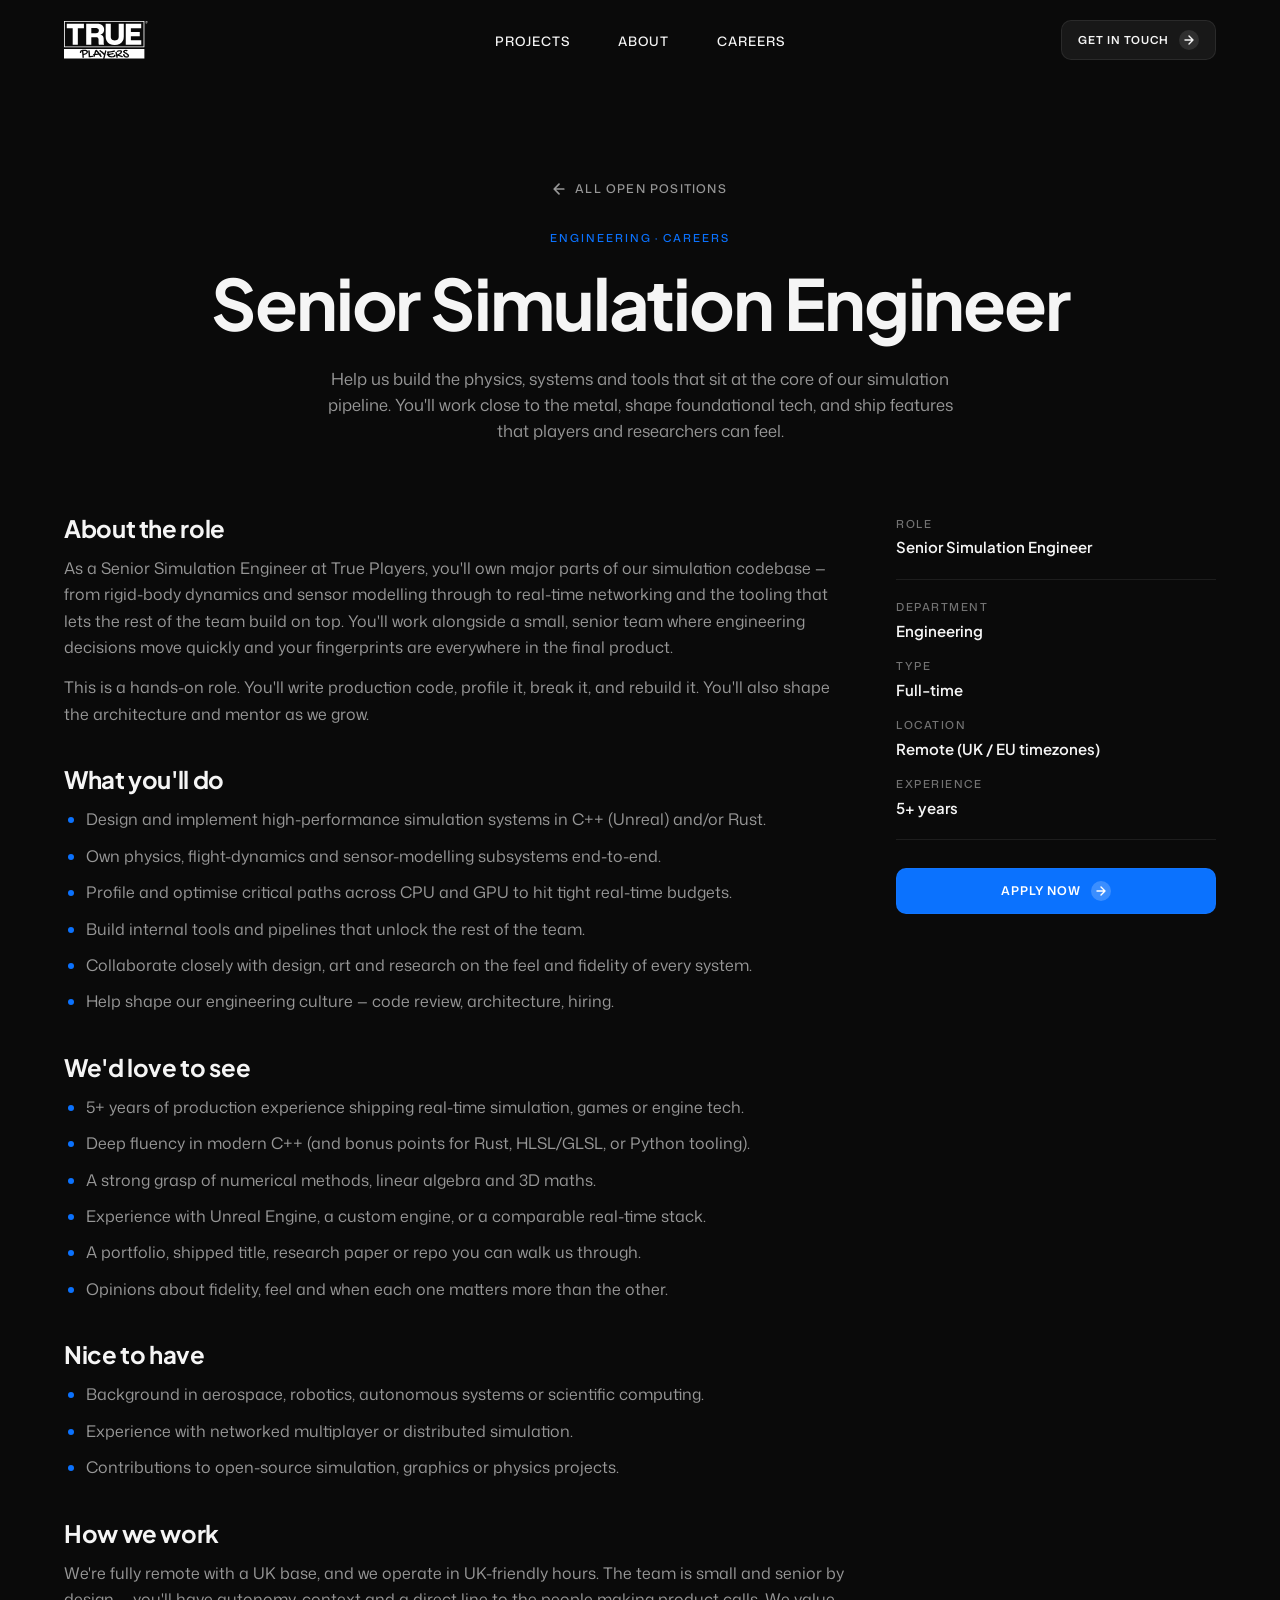
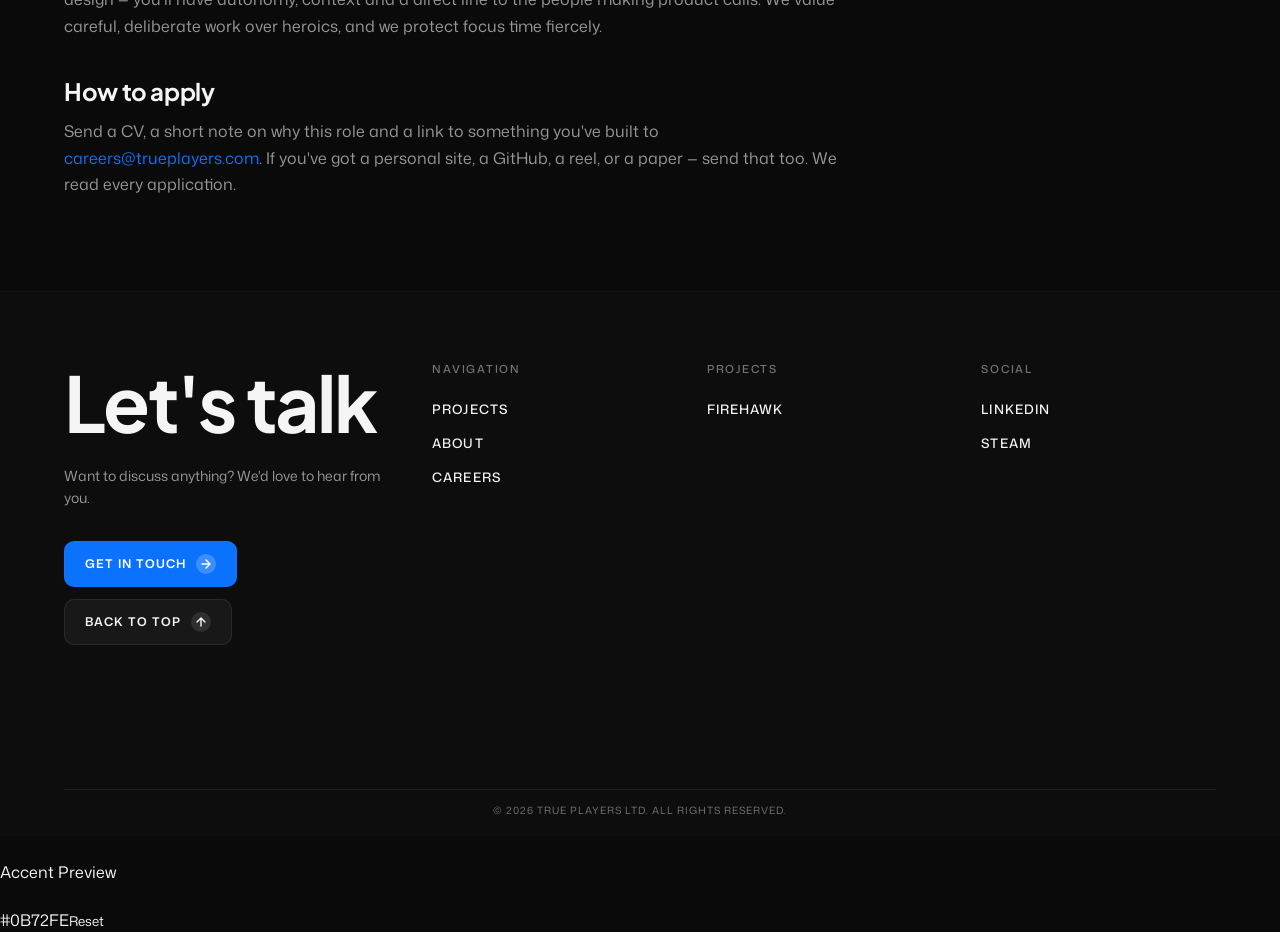
<file: jobs/senior-simulation-engineer.html>
<!DOCTYPE html>
<html lang="en">
<head>
  <meta charset="UTF-8">
  <meta name="viewport" content="width=device-width, initial-scale=1.0">
  <title>Senior Simulation Engineer — True Players</title>
  <meta name="description" content="Senior Simulation Engineer role at True Players. Full-time, remote. Build the physics and systems beneath our simulations.">
  <link rel="stylesheet" href="../styles.css">
  <link rel="icon" type="image/svg+xml" href="../assets/logo.svg">
</head>
<body>

  <!-- NAV -->
  <nav class="nav" id="nav">
    <a href="../index.html" class="nav__logo" aria-label="True Players home">
      <img src="../assets/logo.svg" alt="True Players" style="height:38px;">
    </a>
    <ul class="nav__links">
      <li><a href="../index.html#released-titles">PROJECTS</a></li>
      <li><a href="../about.html">ABOUT</a></li>
      <li><a href="../index.html#open-positions">CAREERS</a></li>
    </ul>
    <a href="mailto:info@trueplayer.co.uk" class="btn btn--secondary btn--small nav__cta">
      GET IN TOUCH
      <span class="btn__arrow" aria-hidden="true">
        <svg width="10" height="10" viewBox="0 0 10 10" fill="none"><path d="M1 5h8M5 1l4 4-4 4" stroke="currentColor" stroke-width="1.4" stroke-linecap="round" stroke-linejoin="round"/></svg>
      </span>
    </a>
  </nav>

  <!-- PAGE HEADER -->
  <section class="page-header page-header--centered">
    <a href="../index.html#open-positions" class="back-link">
      <svg width="12" height="12" viewBox="0 0 10 10" fill="none"><path d="M9 5H1M5 1L1 5l4 4" stroke="currentColor" stroke-width="1.4" stroke-linecap="round" stroke-linejoin="round"/></svg>
      ALL OPEN POSITIONS
    </a>
    <span class="page-header__eyebrow">ENGINEERING · CAREERS</span>
    <h1 class="page-header__title">Senior Simulation Engineer</h1>
    <p class="page-header__lede">
      Help us build the physics, systems and tools that sit at the core of our simulation pipeline. You'll work close to the metal, shape foundational tech, and ship features that players and researchers can feel.
    </p>
  </section>

  <!-- JOB LAYOUT -->
  <div class="job-layout">
    <!-- MAIN -->
    <article class="job-main">

      <h2>About the role</h2>
      <p>
        As a Senior Simulation Engineer at True Players, you'll own major parts of our simulation codebase — from rigid-body dynamics and sensor modelling through to real-time networking and the tooling that lets the rest of the team build on top. You'll work alongside a small, senior team where engineering decisions move quickly and your fingerprints are everywhere in the final product.
      </p>
      <p>
        This is a hands-on role. You'll write production code, profile it, break it, and rebuild it. You'll also shape the architecture and mentor as we grow.
      </p>

      <h2>What you'll do</h2>
      <ul>
        <li>Design and implement high-performance simulation systems in C++ (Unreal) and/or Rust.</li>
        <li>Own physics, flight-dynamics and sensor-modelling subsystems end-to-end.</li>
        <li>Profile and optimise critical paths across CPU and GPU to hit tight real-time budgets.</li>
        <li>Build internal tools and pipelines that unlock the rest of the team.</li>
        <li>Collaborate closely with design, art and research on the feel and fidelity of every system.</li>
        <li>Help shape our engineering culture — code review, architecture, hiring.</li>
      </ul>

      <h2>We'd love to see</h2>
      <ul>
        <li>5+ years of production experience shipping real-time simulation, games or engine tech.</li>
        <li>Deep fluency in modern C++ (and bonus points for Rust, HLSL/GLSL, or Python tooling).</li>
        <li>A strong grasp of numerical methods, linear algebra and 3D maths.</li>
        <li>Experience with Unreal Engine, a custom engine, or a comparable real-time stack.</li>
        <li>A portfolio, shipped title, research paper or repo you can walk us through.</li>
        <li>Opinions about fidelity, feel and when each one matters more than the other.</li>
      </ul>

      <h2>Nice to have</h2>
      <ul>
        <li>Background in aerospace, robotics, autonomous systems or scientific computing.</li>
        <li>Experience with networked multiplayer or distributed simulation.</li>
        <li>Contributions to open-source simulation, graphics or physics projects.</li>
      </ul>

      <h2>How we work</h2>
      <p>
        We're fully remote with a UK base, and we operate in UK-friendly hours. The team is small and senior by design — you'll have autonomy, context and a direct line to the people making product calls. We value careful, deliberate work over heroics, and we protect focus time fiercely.
      </p>

      <h2>How to apply</h2>
      <p>
        Send a CV, a short note on why this role and a link to something you've built to <a href="mailto:careers@trueplayers.com" style="color:var(--accent);">careers@trueplayers.com</a>. If you've got a personal site, a GitHub, a reel, or a paper — send that too. We read every application.
      </p>

    </article>

    <!-- SIDEBAR -->
    <aside class="job-sidebar">
      <div class="job-sidebar__row">
        <span class="job-sidebar__label">ROLE</span>
        <span class="job-sidebar__value">Senior Simulation Engineer</span>
      </div>
      <div class="job-sidebar__divider"></div>
      <div class="job-sidebar__row">
        <span class="job-sidebar__label">DEPARTMENT</span>
        <span class="job-sidebar__value">Engineering</span>
      </div>
      <div class="job-sidebar__row">
        <span class="job-sidebar__label">TYPE</span>
        <span class="job-sidebar__value">Full-time</span>
      </div>
      <div class="job-sidebar__row">
        <span class="job-sidebar__label">LOCATION</span>
        <span class="job-sidebar__value">Remote (UK / EU timezones)</span>
      </div>
      <div class="job-sidebar__row">
        <span class="job-sidebar__label">EXPERIENCE</span>
        <span class="job-sidebar__value">5+ years</span>
      </div>
      <div class="job-sidebar__divider"></div>
      <a href="mailto:info@trueplayer.co.uk?subject=Senior%20Simulation%20Engineer%20Application" class="btn btn--primary job-sidebar__apply">
        APPLY NOW
        <span class="btn__arrow"><svg width="10" height="10" viewBox="0 0 10 10" fill="none"><path d="M1 5h8M5 1l4 4-4 4" stroke="currentColor" stroke-width="1.4" stroke-linecap="round" stroke-linejoin="round"/></svg></span>
      </a>
    </aside>
  </div>

  <!-- FOOTER -->
  <footer class="footer" id="lets-talk">
    <div class="footer__grid">
      <div class="footer__cta">
        <h2 class="footer__cta-title">Let's talk</h2>
        <p class="footer__cta-text">
          Want to discuss anything? We'd love to hear from you.
        </p>
        <div class="footer__cta-buttons">
          <a href="mailto:info@trueplayer.co.uk" class="btn btn--primary">
            GET IN TOUCH
            <span class="btn__arrow"><svg width="10" height="10" viewBox="0 0 10 10" fill="none"><path d="M1 5h8M5 1l4 4-4 4" stroke="currentColor" stroke-width="1.4" stroke-linecap="round" stroke-linejoin="round"/></svg></span>
          </a>
          <a href="#" class="btn btn--secondary" onclick="window.scrollTo({top:0,behavior:'smooth'});return false;">
            BACK TO TOP
            <span class="btn__arrow"><svg width="10" height="10" viewBox="0 0 10 10" fill="none"><path d="M5 9V1M1 5l4-4 4 4" stroke="currentColor" stroke-width="1.4" stroke-linecap="round" stroke-linejoin="round"/></svg></span>
          </a>
        </div>
      </div>
      <div class="footer__column">
        <h4>NAVIGATION</h4>
        <ul>
          <li><a href="../index.html#released-titles">PROJECTS</a></li>
          <li><a href="../about.html">ABOUT</a></li>
          <li><a href="../index.html#open-positions">CAREERS</a></li>
        </ul>
      </div>
      <div class="footer__column">
        <h4>PROJECTS</h4>
        <ul>
          <li><a href="https://store.steampowered.com/app/3365170/Firehawk_FPV_Drone_Fighter/" target="_blank" rel="noopener">FIREHAWK</a></li>
        </ul>
      </div>
      <div class="footer__column">
        <h4>SOCIAL</h4>
        <ul>
          <li><a href="https://uk.linkedin.com/company/trueplayers" target="_blank" rel="noopener">LINKEDIN</a></li>
          <li><a href="https://store.steampowered.com/search/?developer=TruePlayers" target="_blank" rel="noopener">STEAM</a></li>
        </ul>
      </div>
    </div>
    <div class="footer__bottom">
      © 2026 TRUE PLAYERS LTD. ALL RIGHTS RESERVED.
    </div>
  </footer>

  <script>
    const nav = document.getElementById('nav');
    window.addEventListener('scroll', () => {
      if (window.scrollY > 20) nav.classList.add('scrolled');
      else nav.classList.remove('scrolled');
    });
  </script>
  <script src="../color-picker.js" defer></script>
</body>
</html>
</file>
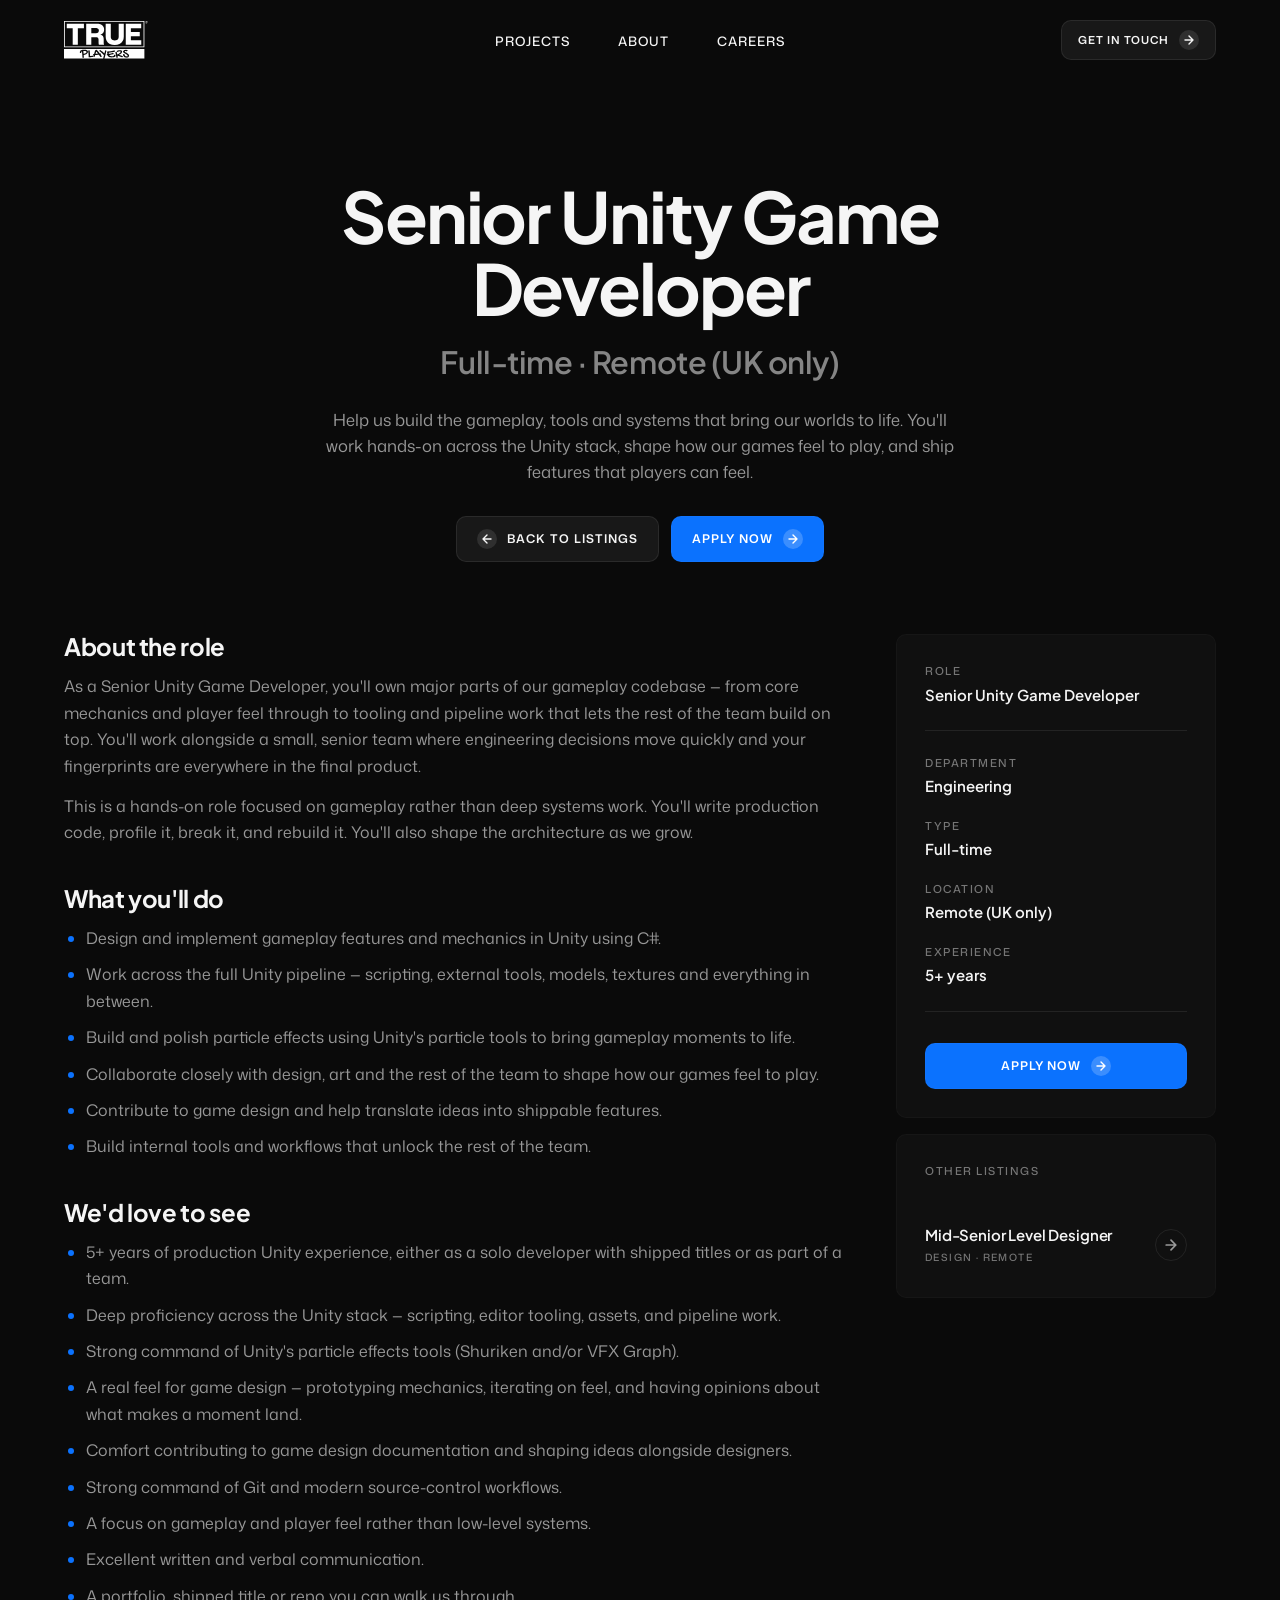
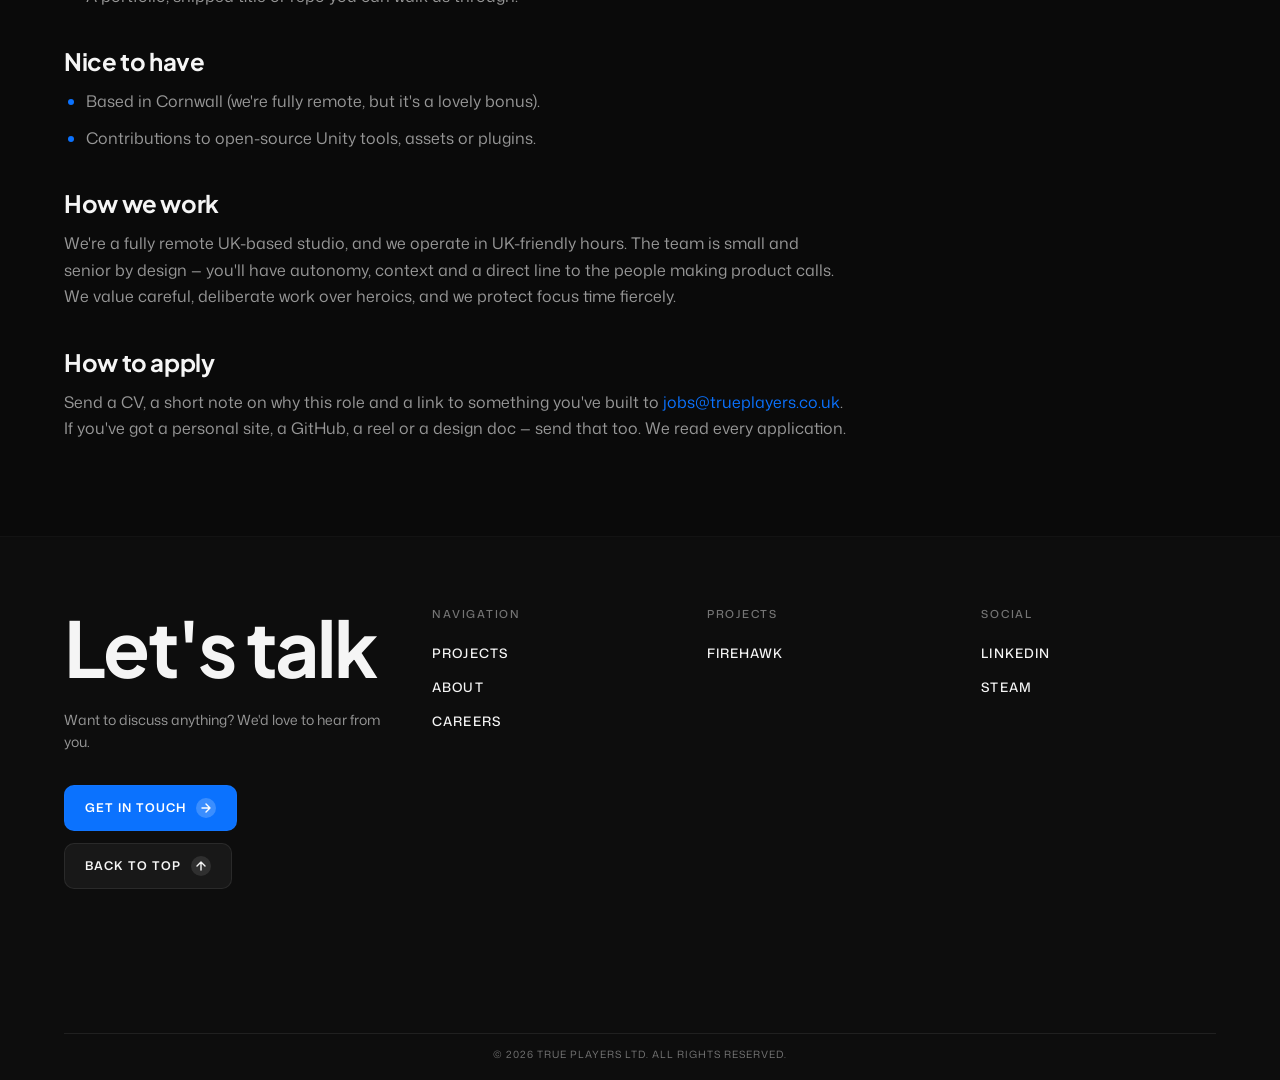
<file: jobs/senior-unity-game-developer.html>
<!DOCTYPE html>
<html lang="en">
<head>
  <meta charset="UTF-8">
  <meta name="viewport" content="width=device-width, initial-scale=1.0">
  <title>Senior Unity Game Developer — True Players</title>
  <meta name="description" content="Senior Unity Game Developer role at True Players. Full-time, remote (UK only). Build the gameplay, tools and systems that bring our worlds to life.">
  <link rel="stylesheet" href="../styles.css">
  <link rel="icon" type="image/svg+xml" href="../assets/logo.svg">
</head>
<body>

  <!-- NAV -->
  <nav class="nav" id="nav">
    <a href="../index.html" class="nav__logo" aria-label="True Players home">
      <img src="../assets/logo.svg" alt="True Players" style="height:38px;">
    </a>
    <ul class="nav__links">
      <li><a href="../index.html#released-titles">PROJECTS</a></li>
      <li><a href="../about.html">ABOUT</a></li>
      <li><a href="../index.html#open-positions">CAREERS</a></li>
    </ul>
    <a href="mailto:info@trueplayer.co.uk" class="btn btn--secondary btn--small nav__cta">
      GET IN TOUCH
      <span class="btn__arrow" aria-hidden="true">
        <svg width="10" height="10" viewBox="0 0 10 10" fill="none"><path d="M1 5h8M5 1l4 4-4 4" stroke="currentColor" stroke-width="1.4" stroke-linecap="round" stroke-linejoin="round"/></svg>
      </span>
    </a>
    <button class="nav__toggle" type="button" aria-label="Open menu" aria-expanded="false">
      <span class="nav__toggle-icon" aria-hidden="true">
        <span></span><span></span><span></span>
      </span>
    </button>
    <div class="nav__drawer" role="menu">
      <a href="../index.html#released-titles" role="menuitem">PROJECTS</a>
      <a href="../about.html" role="menuitem">ABOUT</a>
      <a href="../index.html#open-positions" role="menuitem">CAREERS</a>
      <div class="nav__drawer-divider"></div>
      <a href="mailto:info@trueplayer.co.uk" role="menuitem" class="nav__drawer-cta">GET IN TOUCH</a>
    </div>
  </nav>

  <!-- PAGE HEADER -->
  <section class="page-header page-header--centered">
    <h1 class="page-header__title">Senior Unity Game Developer</h1>
    <h2 class="page-header__meta">Full-time · Remote (UK only)</h2>
    <p class="page-header__lede">
      Help us build the gameplay, tools and systems that bring our worlds to life. You'll work hands-on across the Unity stack, shape how our games feel to play, and ship features that players can feel.
    </p>
    <div class="page-header__buttons">
      <a href="../index.html#open-positions" class="btn btn--secondary">
        <span class="btn__arrow"><svg width="10" height="10" viewBox="0 0 10 10" fill="none"><path d="M9 5H1M5 1L1 5l4 4" stroke="currentColor" stroke-width="1.4" stroke-linecap="round" stroke-linejoin="round"/></svg></span>
        BACK TO LISTINGS
      </a>
      <a href="mailto:jobs@trueplayers.co.uk?subject=Senior%20Unity%20Game%20Developer%20Application" class="btn btn--primary">
        APPLY NOW
        <span class="btn__arrow"><svg width="10" height="10" viewBox="0 0 10 10" fill="none"><path d="M1 5h8M5 1l4 4-4 4" stroke="currentColor" stroke-width="1.4" stroke-linecap="round" stroke-linejoin="round"/></svg></span>
      </a>
    </div>
  </section>

  <!-- JOB LAYOUT -->
  <div class="job-layout">
    <!-- MAIN -->
    <article class="job-main">

      <h2>About the role</h2>
      <p>
        As a Senior Unity Game Developer, you'll own major parts of our gameplay codebase — from core mechanics and player feel through to tooling and pipeline work that lets the rest of the team build on top. You'll work alongside a small, senior team where engineering decisions move quickly and your fingerprints are everywhere in the final product.
      </p>
      <p>
        This is a hands-on role focused on gameplay rather than deep systems work. You'll write production code, profile it, break it, and rebuild it. You'll also shape the architecture as we grow.
      </p>

      <h2>What you'll do</h2>
      <ul>
        <li>Design and implement gameplay features and mechanics in Unity using C#.</li>
        <li>Work across the full Unity pipeline — scripting, external tools, models, textures and everything in between.</li>
        <li>Build and polish particle effects using Unity's particle tools to bring gameplay moments to life.</li>
        <li>Collaborate closely with design, art and the rest of the team to shape how our games feel to play.</li>
        <li>Contribute to game design and help translate ideas into shippable features.</li>
        <li>Build internal tools and workflows that unlock the rest of the team.</li>
      </ul>

      <h2>We'd love to see</h2>
      <ul>
        <li>5+ years of production Unity experience, either as a solo developer with shipped titles or as part of a team.</li>
        <li>Deep proficiency across the Unity stack — scripting, editor tooling, assets, and pipeline work.</li>
        <li>Strong command of Unity's particle effects tools (Shuriken and/or VFX Graph).</li>
        <li>A real feel for game design — prototyping mechanics, iterating on feel, and having opinions about what makes a moment land.</li>
        <li>Comfort contributing to game design documentation and shaping ideas alongside designers.</li>
        <li>Strong command of Git and modern source-control workflows.</li>
        <li>A focus on gameplay and player feel rather than low-level systems.</li>
        <li>Excellent written and verbal communication.</li>
        <li>A portfolio, shipped title or repo you can walk us through.</li>
      </ul>

      <h2>Nice to have</h2>
      <ul>
        <li>Based in Cornwall (we're fully remote, but it's a lovely bonus).</li>
        <li>Contributions to open-source Unity tools, assets or plugins.</li>
      </ul>

      <h2>How we work</h2>
      <p>
        We're a fully remote UK-based studio, and we operate in UK-friendly hours. The team is small and senior by design — you'll have autonomy, context and a direct line to the people making product calls. We value careful, deliberate work over heroics, and we protect focus time fiercely.
      </p>

      <h2>How to apply</h2>
      <p>
        Send a CV, a short note on why this role and a link to something you've built to <a href="mailto:jobs@trueplayers.co.uk" style="color:var(--accent);">jobs@trueplayers.co.uk</a>. If you've got a personal site, a GitHub, a reel or a design doc — send that too. We read every application.
      </p>

    </article>

    <!-- SIDEBAR -->
    <aside class="job-sidebar">
      <div class="job-sidebar__card">
        <div class="job-sidebar__row">
          <span class="job-sidebar__label">ROLE</span>
          <span class="job-sidebar__value">Senior Unity Game Developer</span>
        </div>
        <div class="job-sidebar__divider"></div>
        <div class="job-sidebar__row">
          <span class="job-sidebar__label">DEPARTMENT</span>
          <span class="job-sidebar__value">Engineering</span>
        </div>
        <div class="job-sidebar__row">
          <span class="job-sidebar__label">TYPE</span>
          <span class="job-sidebar__value">Full-time</span>
        </div>
        <div class="job-sidebar__row">
          <span class="job-sidebar__label">LOCATION</span>
          <span class="job-sidebar__value">Remote (UK only)</span>
        </div>
        <div class="job-sidebar__row">
          <span class="job-sidebar__label">EXPERIENCE</span>
          <span class="job-sidebar__value">5+ years</span>
        </div>
        <div class="job-sidebar__divider"></div>
        <a href="mailto:jobs@trueplayers.co.uk?subject=Senior%20Unity%20Game%20Developer%20Application" class="btn btn--primary job-sidebar__apply">
          APPLY NOW
          <span class="btn__arrow"><svg width="10" height="10" viewBox="0 0 10 10" fill="none"><path d="M1 5h8M5 1l4 4-4 4" stroke="currentColor" stroke-width="1.4" stroke-linecap="round" stroke-linejoin="round"/></svg></span>
        </a>
      </div>

      <div class="job-sidebar__card">
        <span class="other-listings__label">OTHER LISTINGS</span>
        <div class="other-listings__list">
          <a href="mid-senior-level-designer.html" class="other-listings__item">
            <div class="other-listings__info">
              <span class="other-listings__title">Mid-Senior Level Designer</span>
              <span class="other-listings__meta">DESIGN · REMOTE</span>
            </div>
            <span class="other-listings__arrow">
              <svg width="12" height="12" viewBox="0 0 10 10" fill="none"><path d="M1 5h8M5 1l4 4-4 4" stroke="currentColor" stroke-width="1.4" stroke-linecap="round" stroke-linejoin="round"/></svg>
            </span>
          </a>
        </div>
      </div>
    </aside>
  </div>

  <!-- FOOTER -->
  <footer class="footer" id="lets-talk">
    <div class="footer__grid">
      <div class="footer__cta">
        <h2 class="footer__cta-title">Let's talk</h2>
        <p class="footer__cta-text">
          Want to discuss anything? We'd love to hear from you.
        </p>
        <div class="footer__cta-buttons">
          <a href="mailto:info@trueplayer.co.uk" class="btn btn--primary">
            GET IN TOUCH
            <span class="btn__arrow"><svg width="10" height="10" viewBox="0 0 10 10" fill="none"><path d="M1 5h8M5 1l4 4-4 4" stroke="currentColor" stroke-width="1.4" stroke-linecap="round" stroke-linejoin="round"/></svg></span>
          </a>
          <a href="#" class="btn btn--secondary" onclick="window.scrollTo({top:0,behavior:'smooth'});return false;">
            BACK TO TOP
            <span class="btn__arrow"><svg width="10" height="10" viewBox="0 0 10 10" fill="none"><path d="M5 9V1M1 5l4-4 4 4" stroke="currentColor" stroke-width="1.4" stroke-linecap="round" stroke-linejoin="round"/></svg></span>
          </a>
        </div>
      </div>
      <div class="footer__column">
        <h4>NAVIGATION</h4>
        <ul>
          <li><a href="../index.html#released-titles">PROJECTS</a></li>
          <li><a href="../about.html">ABOUT</a></li>
          <li><a href="../index.html#open-positions">CAREERS</a></li>
        </ul>
      </div>
      <div class="footer__column">
        <h4>PROJECTS</h4>
        <ul>
          <li><a href="https://store.steampowered.com/app/3365170/Firehawk_FPV_Drone_Fighter/" target="_blank" rel="noopener">FIREHAWK</a></li>
        </ul>
      </div>
      <div class="footer__column">
        <h4>SOCIAL</h4>
        <ul>
          <li><a href="https://uk.linkedin.com/company/trueplayers" target="_blank" rel="noopener">LINKEDIN</a></li>
          <li><a href="https://store.steampowered.com/search/?developer=TruePlayers" target="_blank" rel="noopener">STEAM</a></li>
        </ul>
      </div>
    </div>
    <div class="footer__bottom">
      © 2026 TRUE PLAYERS LTD. ALL RIGHTS RESERVED.
    </div>
  </footer>

  <script>
    const nav = document.getElementById('nav');
    window.addEventListener('scroll', () => {
      if (window.scrollY > 20) nav.classList.add('scrolled');
      else nav.classList.remove('scrolled');
    });

    // Mobile nav toggle
    const navToggle = nav.querySelector('.nav__toggle');
    const navDrawer = nav.querySelector('.nav__drawer');
    if (navToggle && navDrawer) {
      navToggle.addEventListener('click', (e) => {
        e.stopPropagation();
        const isOpen = nav.classList.toggle('is-open');
        navToggle.setAttribute('aria-expanded', isOpen ? 'true' : 'false');
      });
      document.addEventListener('click', (e) => {
        if (nav.classList.contains('is-open') && !nav.contains(e.target)) {
          nav.classList.remove('is-open');
          navToggle.setAttribute('aria-expanded', 'false');
        }
      });
      navDrawer.querySelectorAll('a').forEach(a => {
        a.addEventListener('click', () => {
          nav.classList.remove('is-open');
          navToggle.setAttribute('aria-expanded', 'false');
        });
      });
      document.addEventListener('keydown', (e) => {
        if (e.key === 'Escape' && nav.classList.contains('is-open')) {
          nav.classList.remove('is-open');
          navToggle.setAttribute('aria-expanded', 'false');
        }
      });
    }
  </script>
</body>
</html>
</file>
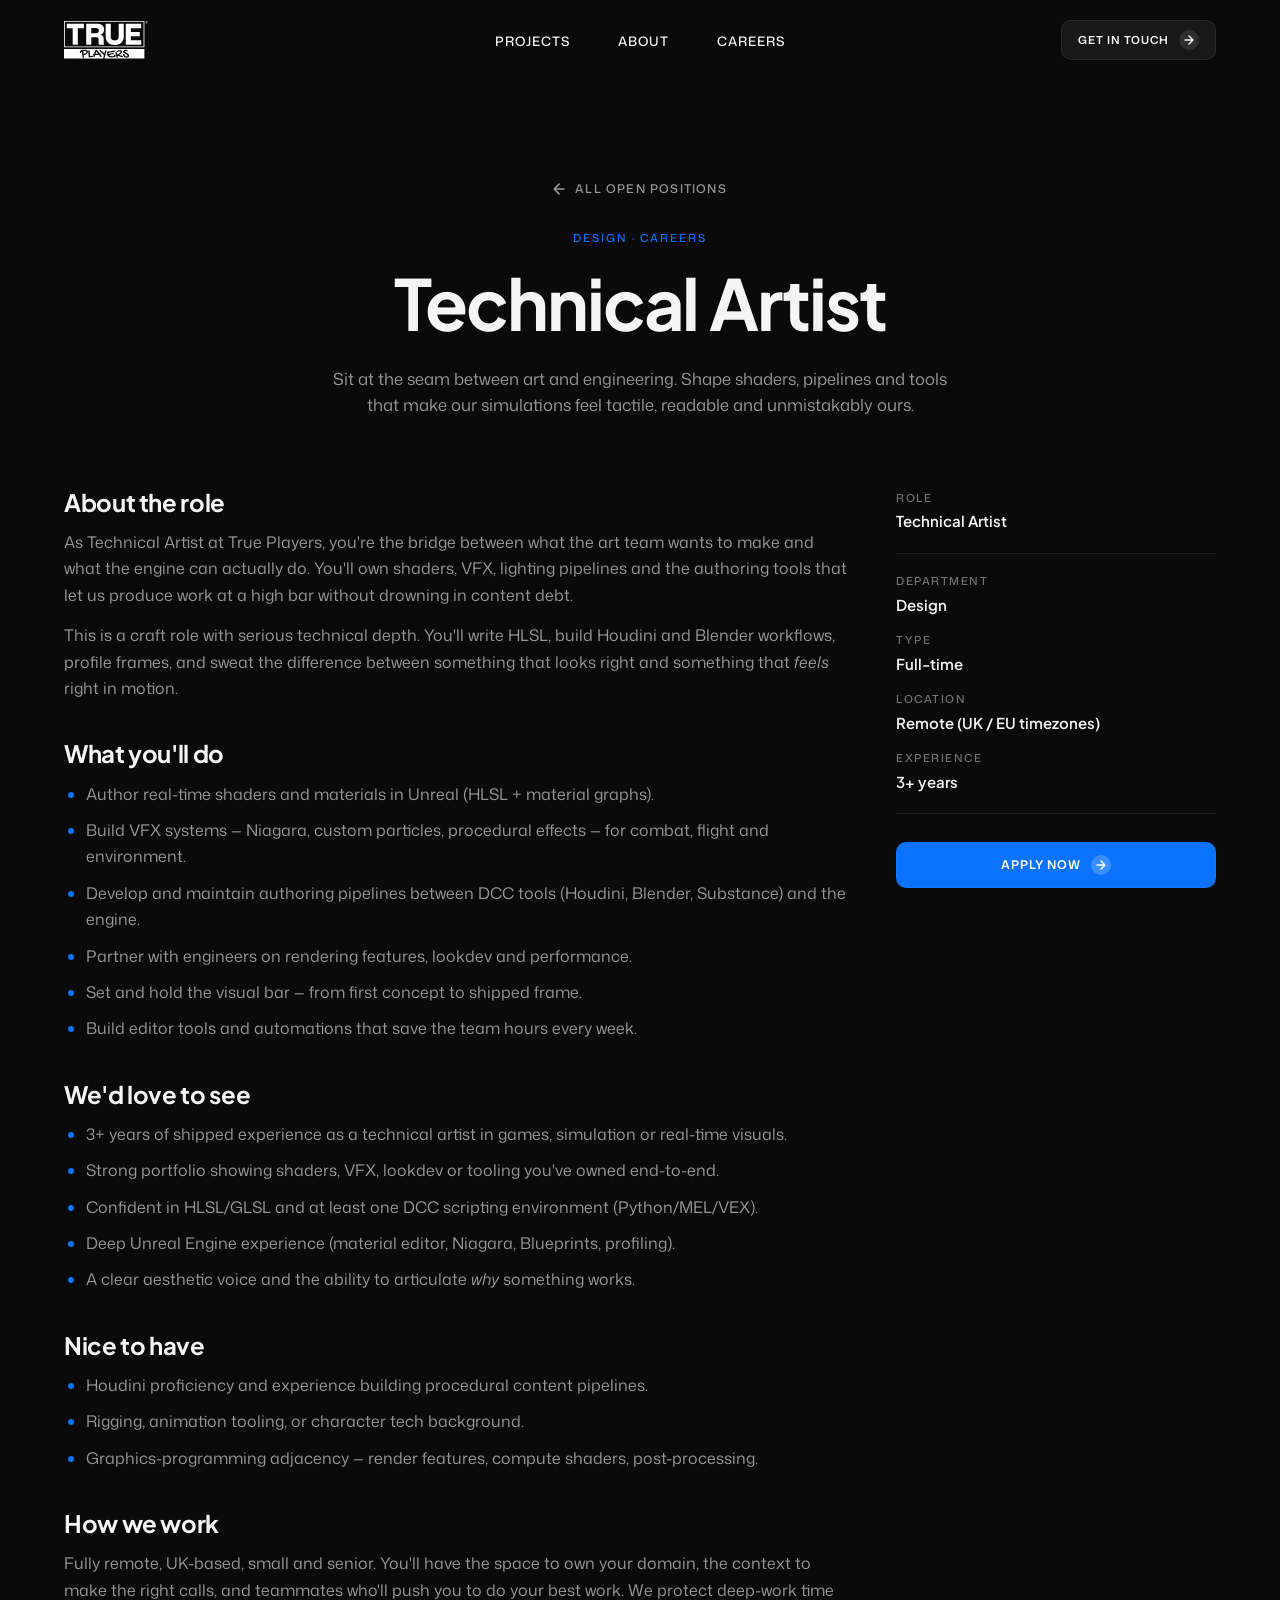
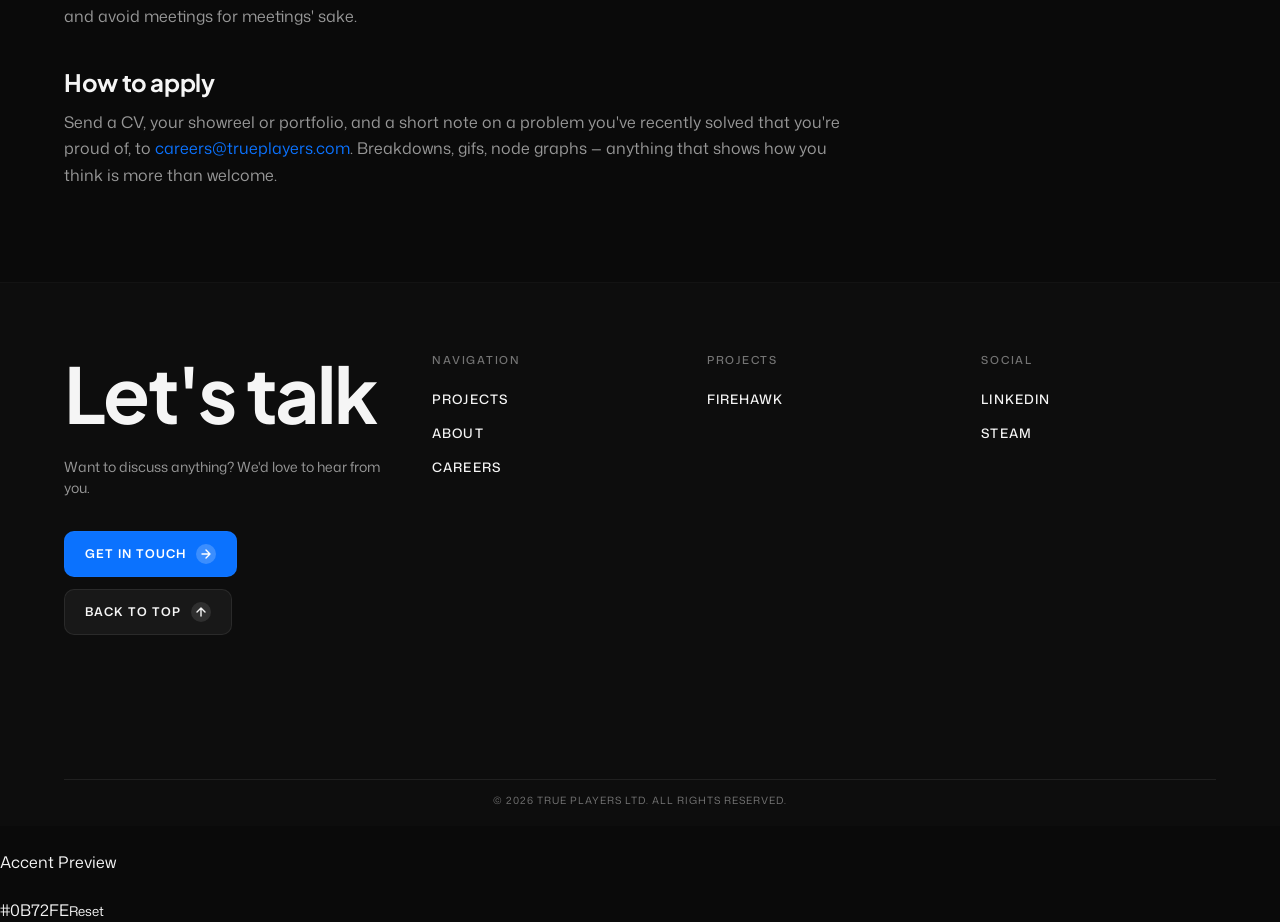
<file: jobs/technical-artist.html>
<!DOCTYPE html>
<html lang="en">
<head>
  <meta charset="UTF-8">
  <meta name="viewport" content="width=device-width, initial-scale=1.0">
  <title>Technical Artist — True Players</title>
  <meta name="description" content="Technical Artist role at True Players. Full-time, remote. Sit at the seam between art and engineering on our simulation pipeline.">
  <link rel="stylesheet" href="../styles.css">
  <link rel="icon" type="image/svg+xml" href="../assets/logo.svg">
</head>
<body>

  <!-- NAV -->
  <nav class="nav" id="nav">
    <a href="../index.html" class="nav__logo" aria-label="True Players home">
      <img src="../assets/logo.svg" alt="True Players" style="height:38px;">
    </a>
    <ul class="nav__links">
      <li><a href="../index.html#released-titles">PROJECTS</a></li>
      <li><a href="../about.html">ABOUT</a></li>
      <li><a href="../index.html#open-positions">CAREERS</a></li>
    </ul>
    <a href="mailto:info@trueplayer.co.uk" class="btn btn--secondary btn--small nav__cta">
      GET IN TOUCH
      <span class="btn__arrow" aria-hidden="true">
        <svg width="10" height="10" viewBox="0 0 10 10" fill="none"><path d="M1 5h8M5 1l4 4-4 4" stroke="currentColor" stroke-width="1.4" stroke-linecap="round" stroke-linejoin="round"/></svg>
      </span>
    </a>
  </nav>

  <!-- PAGE HEADER -->
  <section class="page-header page-header--centered">
    <a href="../index.html#open-positions" class="back-link">
      <svg width="12" height="12" viewBox="0 0 10 10" fill="none"><path d="M9 5H1M5 1L1 5l4 4" stroke="currentColor" stroke-width="1.4" stroke-linecap="round" stroke-linejoin="round"/></svg>
      ALL OPEN POSITIONS
    </a>
    <span class="page-header__eyebrow">DESIGN · CAREERS</span>
    <h1 class="page-header__title">Technical Artist</h1>
    <p class="page-header__lede">
      Sit at the seam between art and engineering. Shape shaders, pipelines and tools that make our simulations feel tactile, readable and unmistakably ours.
    </p>
  </section>

  <!-- JOB LAYOUT -->
  <div class="job-layout">
    <!-- MAIN -->
    <article class="job-main">

      <h2>About the role</h2>
      <p>
        As Technical Artist at True Players, you're the bridge between what the art team wants to make and what the engine can actually do. You'll own shaders, VFX, lighting pipelines and the authoring tools that let us produce work at a high bar without drowning in content debt.
      </p>
      <p>
        This is a craft role with serious technical depth. You'll write HLSL, build Houdini and Blender workflows, profile frames, and sweat the difference between something that looks right and something that <em>feels</em> right in motion.
      </p>

      <h2>What you'll do</h2>
      <ul>
        <li>Author real-time shaders and materials in Unreal (HLSL + material graphs).</li>
        <li>Build VFX systems — Niagara, custom particles, procedural effects — for combat, flight and environment.</li>
        <li>Develop and maintain authoring pipelines between DCC tools (Houdini, Blender, Substance) and the engine.</li>
        <li>Partner with engineers on rendering features, lookdev and performance.</li>
        <li>Set and hold the visual bar — from first concept to shipped frame.</li>
        <li>Build editor tools and automations that save the team hours every week.</li>
      </ul>

      <h2>We'd love to see</h2>
      <ul>
        <li>3+ years of shipped experience as a technical artist in games, simulation or real-time visuals.</li>
        <li>Strong portfolio showing shaders, VFX, lookdev or tooling you've owned end-to-end.</li>
        <li>Confident in HLSL/GLSL and at least one DCC scripting environment (Python/MEL/VEX).</li>
        <li>Deep Unreal Engine experience (material editor, Niagara, Blueprints, profiling).</li>
        <li>A clear aesthetic voice and the ability to articulate <em>why</em> something works.</li>
      </ul>

      <h2>Nice to have</h2>
      <ul>
        <li>Houdini proficiency and experience building procedural content pipelines.</li>
        <li>Rigging, animation tooling, or character tech background.</li>
        <li>Graphics-programming adjacency — render features, compute shaders, post-processing.</li>
      </ul>

      <h2>How we work</h2>
      <p>
        Fully remote, UK-based, small and senior. You'll have the space to own your domain, the context to make the right calls, and teammates who'll push you to do your best work. We protect deep-work time and avoid meetings for meetings' sake.
      </p>

      <h2>How to apply</h2>
      <p>
        Send a CV, your showreel or portfolio, and a short note on a problem you've recently solved that you're proud of, to <a href="mailto:careers@trueplayers.com" style="color:var(--accent);">careers@trueplayers.com</a>. Breakdowns, gifs, node graphs — anything that shows how you think is more than welcome.
      </p>

    </article>

    <!-- SIDEBAR -->
    <aside class="job-sidebar">
      <div class="job-sidebar__row">
        <span class="job-sidebar__label">ROLE</span>
        <span class="job-sidebar__value">Technical Artist</span>
      </div>
      <div class="job-sidebar__divider"></div>
      <div class="job-sidebar__row">
        <span class="job-sidebar__label">DEPARTMENT</span>
        <span class="job-sidebar__value">Design</span>
      </div>
      <div class="job-sidebar__row">
        <span class="job-sidebar__label">TYPE</span>
        <span class="job-sidebar__value">Full-time</span>
      </div>
      <div class="job-sidebar__row">
        <span class="job-sidebar__label">LOCATION</span>
        <span class="job-sidebar__value">Remote (UK / EU timezones)</span>
      </div>
      <div class="job-sidebar__row">
        <span class="job-sidebar__label">EXPERIENCE</span>
        <span class="job-sidebar__value">3+ years</span>
      </div>
      <div class="job-sidebar__divider"></div>
      <a href="mailto:info@trueplayer.co.uk?subject=Technical%20Artist%20Application" class="btn btn--primary job-sidebar__apply">
        APPLY NOW
        <span class="btn__arrow"><svg width="10" height="10" viewBox="0 0 10 10" fill="none"><path d="M1 5h8M5 1l4 4-4 4" stroke="currentColor" stroke-width="1.4" stroke-linecap="round" stroke-linejoin="round"/></svg></span>
      </a>
    </aside>
  </div>

  <!-- FOOTER -->
  <footer class="footer" id="lets-talk">
    <div class="footer__grid">
      <div class="footer__cta">
        <h2 class="footer__cta-title">Let's talk</h2>
        <p class="footer__cta-text">
          Want to discuss anything? We'd love to hear from you.
        </p>
        <div class="footer__cta-buttons">
          <a href="mailto:info@trueplayer.co.uk" class="btn btn--primary">
            GET IN TOUCH
            <span class="btn__arrow"><svg width="10" height="10" viewBox="0 0 10 10" fill="none"><path d="M1 5h8M5 1l4 4-4 4" stroke="currentColor" stroke-width="1.4" stroke-linecap="round" stroke-linejoin="round"/></svg></span>
          </a>
          <a href="#" class="btn btn--secondary" onclick="window.scrollTo({top:0,behavior:'smooth'});return false;">
            BACK TO TOP
            <span class="btn__arrow"><svg width="10" height="10" viewBox="0 0 10 10" fill="none"><path d="M5 9V1M1 5l4-4 4 4" stroke="currentColor" stroke-width="1.4" stroke-linecap="round" stroke-linejoin="round"/></svg></span>
          </a>
        </div>
      </div>
      <div class="footer__column">
        <h4>NAVIGATION</h4>
        <ul>
          <li><a href="../index.html#released-titles">PROJECTS</a></li>
          <li><a href="../about.html">ABOUT</a></li>
          <li><a href="../index.html#open-positions">CAREERS</a></li>
        </ul>
      </div>
      <div class="footer__column">
        <h4>PROJECTS</h4>
        <ul>
          <li><a href="https://store.steampowered.com/app/3365170/Firehawk_FPV_Drone_Fighter/" target="_blank" rel="noopener">FIREHAWK</a></li>
        </ul>
      </div>
      <div class="footer__column">
        <h4>SOCIAL</h4>
        <ul>
          <li><a href="https://uk.linkedin.com/company/trueplayers" target="_blank" rel="noopener">LINKEDIN</a></li>
          <li><a href="https://store.steampowered.com/search/?developer=TruePlayers" target="_blank" rel="noopener">STEAM</a></li>
        </ul>
      </div>
    </div>
    <div class="footer__bottom">
      © 2026 TRUE PLAYERS LTD. ALL RIGHTS RESERVED.
    </div>
  </footer>

  <script>
    const nav = document.getElementById('nav');
    window.addEventListener('scroll', () => {
      if (window.scrollY > 20) nav.classList.add('scrolled');
      else nav.classList.remove('scrolled');
    });
  </script>
  <script src="../color-picker.js" defer></script>
</body>
</html>
</file>
<file: styles.css>
/* ==========================================================================
   TRUE PLAYERS — Shared stylesheet
   ========================================================================== */

@import url('https://fonts.googleapis.com/css2?family=Plus+Jakarta+Sans:wght@400;500;600;700;800&display=swap');
@import url('https://fonts.googleapis.com/css2?family=Mona+Sans:wght@300;400;500;600;700&display=swap');

:root {
  --bg: #0A0A0A;
  --surface-1: #101010;
  --surface-2: #0D0D0D;
  --text: #F5F5F5;
  --text-muted: rgba(245, 245, 245, 0.6);
  --text-dim: rgba(245, 245, 245, 0.45);
  --accent: #0B72FE;
  --accent-hover: #2a85ff;
  --accent-glow: rgba(11, 114, 254, 0.08);
  --accent-glow-strong: rgba(11, 114, 254, 0.2);
  --on-accent: #FFFFFF;
  --on-accent-soft: rgba(255, 255, 255, 0.2);
  --stroke: rgba(255, 255, 255, 0.025);
  --stroke-visible: rgba(255, 255, 255, 0.08);
  --radius: 10px;
  --max-width: 1280px;
  --section-padding-x: clamp(20px, 5vw, 80px);
  --font-heading: 'Plus Jakarta Sans', -apple-system, BlinkMacSystemFont, sans-serif;
  --font-body: 'Mona Sans', -apple-system, BlinkMacSystemFont, sans-serif;
}

* {
  margin: 0;
  padding: 0;
  box-sizing: border-box;
}

html {
  scroll-behavior: smooth;
}

body {
  background-color: var(--bg);
  color: var(--text);
  font-family: var(--font-body);
  font-weight: 400;
  font-size: 16px;
  line-height: 1.5;
  -webkit-font-smoothing: antialiased;
  -moz-osx-font-smoothing: grayscale;
  overflow-x: hidden;
}

h1, h2, h3, h4, h5, h6 {
  font-family: var(--font-heading);
  font-weight: 700;
  letter-spacing: -0.02em;
  line-height: 1.05;
}

a {
  color: inherit;
  text-decoration: none;
}

img {
  max-width: 100%;
  display: block;
}

button {
  font-family: inherit;
  cursor: pointer;
  border: none;
  background: none;
  color: inherit;
}

/* ==========================================================================
   NAVIGATION
   ========================================================================== */

.nav {
  position: fixed;
  top: 0;
  left: 0;
  right: 0;
  z-index: 100;
  padding: 20px var(--section-padding-x);
  display: flex;
  align-items: center;
  justify-content: space-between;
  transition: background-color 0.3s ease, backdrop-filter 0.3s ease;
}

.nav.scrolled {
  background: rgba(10, 10, 10, 0.8);
  backdrop-filter: blur(12px);
  -webkit-backdrop-filter: blur(12px);
}

.nav__logo {
  display: flex;
  align-items: center;
}

.nav__logo svg {
  height: 38px;
  width: auto;
}

.nav__links {
  display: flex;
  gap: 48px;
  list-style: none;
  position: absolute;
  left: 50%;
  transform: translateX(-50%);
}

.nav__links a {
  font-family: var(--font-body);
  font-size: 13px;
  font-weight: 500;
  letter-spacing: 0.08em;
  color: var(--text);
  transition: color 0.2s ease;
  position: relative;
}

.nav__links a:hover {
  color: var(--accent);
}

.nav__links a::after {
  content: '';
  position: absolute;
  bottom: -4px;
  left: 0;
  width: 0;
  height: 1px;
  background: var(--accent);
  transition: width 0.25s ease;
}

.nav__links a:hover::after {
  width: 100%;
}

.nav__cta {
  display: inline-flex;
  align-items: center;
  gap: 10px;
}

/* Mobile nav — hamburger trigger + dropdown panel */
.nav__toggle {
  display: none;
  width: 40px;
  height: 40px;
  border-radius: var(--radius);
  background: var(--surface-1);
  border: 0.5px solid var(--stroke-visible);
  align-items: center;
  justify-content: center;
  cursor: pointer;
  padding: 0;
  transition: background 0.2s ease;
}

.nav__toggle:hover {
  background: #181818;
}

.nav__toggle-icon {
  position: relative;
  width: 16px;
  height: 10px;
}

.nav__toggle-icon span {
  position: absolute;
  left: 0;
  width: 100%;
  height: 1.5px;
  background: var(--text);
  border-radius: 1px;
  transition: transform 0.25s ease, opacity 0.2s ease, top 0.25s ease;
}

.nav__toggle-icon span:nth-child(1) { top: 0; }
.nav__toggle-icon span:nth-child(2) { top: 4.5px; }
.nav__toggle-icon span:nth-child(3) { top: 9px; }

.nav.is-open .nav__toggle-icon span:nth-child(1) {
  top: 4.5px;
  transform: rotate(45deg);
}

.nav.is-open .nav__toggle-icon span:nth-child(2) {
  opacity: 0;
}

.nav.is-open .nav__toggle-icon span:nth-child(3) {
  top: 4.5px;
  transform: rotate(-45deg);
}

.nav__drawer {
  position: absolute;
  top: calc(100% + 8px);
  right: var(--section-padding-x);
  min-width: 220px;
  background: var(--surface-1);
  border: 0.5px solid var(--stroke-visible);
  border-radius: var(--radius);
  padding: 14px;
  display: none;
  flex-direction: column;
  gap: 2px;
  opacity: 0;
  transform: translateY(-6px);
  transition: opacity 0.2s ease, transform 0.2s ease;
  box-shadow: 0 20px 50px rgba(0, 0, 0, 0.5), 0 4px 12px rgba(0, 0, 0, 0.3);
}

.nav.is-open .nav__drawer {
  opacity: 1;
  transform: translateY(0);
}

.nav__drawer a {
  display: flex;
  align-items: center;
  justify-content: space-between;
  padding: 12px 14px;
  border-radius: 6px;
  font-family: var(--font-body);
  font-size: 13px;
  font-weight: 500;
  letter-spacing: 0.08em;
  color: var(--text);
  text-transform: uppercase;
  transition: background 0.2s ease, color 0.2s ease;
}

.nav__drawer a:hover {
  background: rgba(255, 255, 255, 0.04);
  color: var(--accent);
}

.nav__drawer-divider {
  height: 0.5px;
  background: var(--stroke-visible);
  margin: 6px 0;
}

.nav__drawer-cta {
  margin-top: 4px;
  justify-content: center !important;
  color: var(--on-accent) !important;
  background: var(--accent);
}

.nav__drawer-cta:hover {
  background: var(--accent-hover) !important;
  color: var(--on-accent) !important;
}

/* ==========================================================================
   BUTTONS
   ========================================================================== */

.btn {
  display: inline-flex;
  align-items: center;
  gap: 10px;
  padding: 12px 20px;
  border-radius: var(--radius);
  font-family: var(--font-body);
  font-size: 12px;
  font-weight: 600;
  letter-spacing: 0.08em;
  text-transform: uppercase;
  border: 0.5px solid var(--stroke);
  transition: all 0.2s ease;
  cursor: pointer;
  white-space: nowrap;
}

.btn__arrow {
  display: inline-flex;
  align-items: center;
  justify-content: center;
  width: 20px;
  height: 20px;
  border-radius: 50%;
  background: rgba(255, 255, 255, 0.1);
  transition: background 0.2s ease, transform 0.2s ease;
}

.btn:hover .btn__arrow {
  transform: translateX(2px);
}

.btn--primary {
  background: var(--accent);
  color: var(--on-accent);
}

.btn--primary:hover {
  background: var(--accent-hover);
}

.btn--primary .btn__arrow {
  background: var(--on-accent-soft);
}

.btn--secondary {
  background: #181818;
  color: var(--text);
  border-color: var(--stroke-visible);
}

.btn--secondary:hover {
  background: #242424;
  border-color: rgba(255, 255, 255, 0.16);
}

.btn--small {
  padding: 9px 16px;
  font-size: 11px;
}

/* ==========================================================================
   LAYOUT HELPERS
   ========================================================================== */

.section {
  padding: 80px var(--section-padding-x);
  position: relative;
}

.section__header {
  display: flex;
  align-items: baseline;
  justify-content: space-between;
  margin-bottom: 40px;
}

.section__title {
  font-size: clamp(32px, 4vw, 44px);
  font-weight: 700;
  letter-spacing: -0.02em;
}

.section__label {
  font-family: var(--font-body);
  font-size: 11px;
  font-weight: 500;
  letter-spacing: 0.14em;
  color: var(--text-dim);
  text-transform: uppercase;
}

/* ==========================================================================
   HERO (homepage)
   ========================================================================== */

.hero {
  position: relative;
  min-height: 100vh;
  display: flex;
  align-items: center;
  justify-content: center;
  padding: 120px var(--section-padding-x) 80px;
  overflow: hidden;
  text-align: center;
}

.hero__bg {
  position: absolute;
  inset: 0;
  z-index: 0;
}

.hero__bg img {
  width: 100%;
  height: 100%;
  object-fit: cover;
  object-position: center;
  opacity: 1;
  filter: brightness(1.35) contrast(1.02);
}

.hero__bg::after {
  content: '';
  position: absolute;
  inset: 0;
  background:
    radial-gradient(ellipse at center, rgba(10,10,10,0.15) 0%, rgba(10,10,10,0.55) 75%, var(--bg) 100%),
    linear-gradient(to bottom, rgba(10,10,10,0.25) 0%, rgba(10,10,10,0.05) 40%, var(--bg) 100%);
}

.hero__inner {
  position: relative;
  z-index: 1;
  max-width: 900px;
  animation: fadeUp 0.9s cubic-bezier(0.2, 0.8, 0.2, 1) both;
}

.hero__title {
  font-size: clamp(44px, 7vw, 88px);
  font-weight: 700;
  letter-spacing: -0.035em;
  line-height: 1;
  margin-bottom: 28px;
  text-shadow: 0 2px 40px rgba(0, 0, 0, 0.5), 0 1px 4px rgba(0, 0, 0, 0.3);
}

.hero__subtitle {
  font-size: clamp(15px, 1.2vw, 17px);
  color: var(--text-muted);
  max-width: 560px;
  margin: 0 auto 36px;
  line-height: 1.55;
  text-shadow: 0 1px 20px rgba(0, 0, 0, 0.6);
}

.hero__buttons {
  display: inline-flex;
  gap: 12px;
  flex-wrap: wrap;
  justify-content: center;
}

@keyframes fadeUp {
  from { opacity: 0; transform: translateY(24px); }
  to { opacity: 1; transform: translateY(0); }
}

/* ==========================================================================
   PAGE HEADER (about + job pages)
   ========================================================================== */

.page-header {
  padding: 160px var(--section-padding-x) 60px;
}

.page-header--centered {
  text-align: center;
  padding: 180px var(--section-padding-x) 72px;
  display: flex;
  flex-direction: column;
  align-items: center;
}

.page-header--centered .page-header__title {
  max-width: 900px;
}

.page-header--centered .page-header__lede {
  margin-left: auto;
  margin-right: auto;
}

.page-header--centered .back-link {
  margin-bottom: 32px;
}

.page-header__buttons {
  display: inline-flex;
  gap: 12px;
  flex-wrap: wrap;
  justify-content: center;
  margin-top: 32px;
}

.page-header__eyebrow {
  font-family: var(--font-body);
  font-size: 11px;
  font-weight: 500;
  letter-spacing: 0.18em;
  color: var(--accent);
  text-transform: uppercase;
  margin-bottom: 20px;
  display: block;
}

.page-header__title {
  font-size: clamp(40px, 5.5vw, 72px);
  font-weight: 700;
  letter-spacing: -0.03em;
  line-height: 1.02;
  max-width: 900px;
}

.page-header__meta {
  margin-top: 20px;
  font-family: var(--font-heading);
  font-size: clamp(22px, 2.4vw, 32px);
  font-weight: 600;
  letter-spacing: -0.015em;
  line-height: 1.15;
  color: rgba(255, 255, 255, 0.5);
}

.page-header__lede {
  margin-top: 28px;
  font-size: clamp(16px, 1.3vw, 18px);
  color: var(--text-muted);
  max-width: 640px;
  line-height: 1.55;
}

/* ==========================================================================
   PROJECTS / TITLES GRID
   ========================================================================== */

.titles-grid {
  display: grid;
  grid-template-columns: 1fr 1fr;
  gap: 20px;
}

.title-card {
  background: var(--surface-1);
  border: 0.5px solid var(--stroke);
  border-radius: var(--radius);
  overflow: hidden;
  transition: background 0.25s ease, border-color 0.25s ease;
  display: flex;
  flex-direction: column;
}

.title-card:hover {
  background: #181818;
  border-color: var(--stroke-visible);
}

.title-card--link {
  color: inherit;
  text-decoration: none;
  cursor: pointer;
}

.title-card--link:hover .title-card__name {
  color: var(--accent);
  transition: color 0.2s ease;
}

.title-card__media {
  aspect-ratio: 16 / 9;
  background: var(--surface-2);
  overflow: hidden;
  position: relative;
}

.title-card__media img {
  width: 100%;
  height: 100%;
  object-fit: cover;
}

.title-card__media--placeholder {
  display: flex;
  align-items: center;
  justify-content: center;
}

.title-card__placeholder-icon {
  width: 72px;
  height: 72px;
  border-radius: 50%;
  border: 1px dashed rgba(255, 255, 255, 0.2);
  display: flex;
  align-items: center;
  justify-content: center;
  color: var(--text-dim);
}

.title-card__body {
  padding: 24px 24px 28px;
  display: flex;
  flex-direction: column;
  gap: 12px;
  flex-grow: 1;
}

.title-card__name {
  font-size: 24px;
  font-weight: 700;
  letter-spacing: -0.015em;
}

.title-card__description {
  font-size: 14px;
  color: var(--text-muted);
  line-height: 1.55;
  flex-grow: 1;
}

.title-card__tag {
  display: inline-flex;
  align-items: center;
  padding: 7px 14px;
  border-radius: var(--radius);
  background: var(--accent);
  color: var(--on-accent);
  font-family: var(--font-body);
  font-size: 10px;
  font-weight: 600;
  letter-spacing: 0.1em;
  text-transform: uppercase;
  align-self: flex-start;
  margin-top: 4px;
}

/* ==========================================================================
   TEAM GRID (about page)
   ========================================================================== */

.team-grid {
  display: grid;
  grid-template-columns: repeat(3, 1fr);
  gap: 20px;
}

.team-card {
  background: var(--surface-1);
  border: 0.5px solid var(--stroke);
  border-radius: var(--radius);
  overflow: hidden;
  position: relative;
  aspect-ratio: 1 / 1.15;
  display: flex;
  flex-direction: column;
  justify-content: flex-end;
  transition: border-color 0.3s ease;
}

.team-card:hover {
  border-color: var(--stroke-visible);
}

.team-card__photo {
  position: absolute;
  inset: 0;
  z-index: 0;
}

.team-card__photo img {
  width: 100%;
  height: 100%;
  object-fit: cover;
  object-position: center 18%;
  filter: grayscale(100%);
}

.team-card__photo::after {
  content: '';
  position: absolute;
  inset: 0;
  background: linear-gradient(to bottom, transparent 40%, rgba(10,10,10,0.85) 100%);
}

.team-card__info {
  position: relative;
  z-index: 1;
  padding: 24px;
}

.team-card__name {
  font-size: 26px;
  font-weight: 700;
  letter-spacing: -0.02em;
  margin-bottom: 4px;
}

.team-card__role {
  font-size: 14px;
  color: var(--text-muted);
}

/* Hiring card (placeholder) */
.team-card--hiring {
  display: flex;
  align-items: center;
  justify-content: center;
  text-align: center;
  padding: 40px;
  flex-direction: column;
  gap: 20px;
}

.team-card--hiring .hiring__icon {
  width: 80px;
  height: 80px;
  border-radius: 50%;
  border: 1px dashed rgba(255, 255, 255, 0.25);
  display: flex;
  align-items: center;
  justify-content: center;
  color: var(--text-muted);
  font-size: 28px;
  font-weight: 300;
}

.team-card--hiring h3 {
  font-size: 24px;
  font-weight: 700;
}

.team-card--hiring p {
  font-size: 14px;
  color: var(--text-muted);
  line-height: 1.5;
  max-width: 220px;
}

/* ==========================================================================
   POSITIONS LIST
   ========================================================================== */

.positions-grid {
  display: grid;
  grid-template-columns: 1fr 1fr;
  gap: 20px;
}

.position-card {
  background: var(--surface-1);
  border: 0.5px solid var(--stroke);
  border-radius: var(--radius);
  padding: 24px 28px;
  display: flex;
  align-items: center;
  justify-content: space-between;
  gap: 20px;
  transition: background 0.25s ease, border-color 0.25s ease, transform 0.25s ease;
}

.position-card:hover {
  background: #151515;
  border-color: var(--stroke-visible);
  transform: translateY(-1px);
}

.position-card__info {
  display: flex;
  flex-direction: column;
  gap: 6px;
  min-width: 0;
}

.position-card__title {
  font-size: 17px;
  font-weight: 600;
  font-family: var(--font-heading);
  letter-spacing: -0.01em;
}

.position-card__meta {
  font-size: 11px;
  color: var(--text-dim);
  letter-spacing: 0.14em;
  text-transform: uppercase;
  font-weight: 500;
}

.position-card__tags {
  display: flex;
  align-items: center;
  gap: 8px;
  flex-shrink: 0;
}

.tag {
  font-size: 10px;
  font-weight: 600;
  letter-spacing: 0.1em;
  text-transform: uppercase;
  padding: 5px 10px;
  border-radius: 6px;
}

.tag--neutral {
  border: 0.5px solid var(--stroke-visible);
  color: var(--text-muted);
}

.tag--blue {
  background: var(--accent);
  color: var(--on-accent);
}

.position-card__arrow {
  width: 36px;
  height: 36px;
  border-radius: 50%;
  border: 0.5px solid var(--stroke);
  display: flex;
  align-items: center;
  justify-content: center;
  color: var(--text-muted);
  transition: background 0.2s ease, color 0.2s ease, transform 0.2s ease;
  flex-shrink: 0;
}

.position-card:hover .position-card__arrow {
  background: var(--accent);
  color: var(--on-accent);
  transform: translateX(3px);
}

/* ==========================================================================
   STUDIO SECTION
   ========================================================================== */

.studio {
  padding: 80px var(--section-padding-x);
}

/* Homepage — three-card grid */
.studio__cards {
  display: grid;
  grid-template-columns: repeat(3, 1fr);
  gap: 20px;
  margin-top: 40px;
}

/* About page — 2x2 grid variant */
.studio__cards--2x2 {
  grid-template-columns: repeat(2, 1fr);
  grid-auto-rows: 1fr;
}

.studio__cards--2x2 .studio-card {
  min-height: 320px;
  text-align: left;
  align-items: flex-start;
}

.studio__cards--2x2 .studio-card__body {
  margin-top: 0;
}

.studio__cards--2x2 .studio-card__eyebrow {
  justify-content: flex-start;
}

.studio-card {
  background: var(--surface-1);
  border: 0.5px solid var(--stroke);
  border-radius: var(--radius);
  padding: 32px 28px;
  display: flex;
  flex-direction: column;
  gap: 20px;
  transition: background 0.25s ease, border-color 0.25s ease, transform 0.25s ease;
}

.studio-card:hover {
  background: #181818;
  border-color: var(--stroke-visible);
  transform: translateY(-2px);
}

.studio-card__eyebrow {
  display: flex;
  align-items: center;
  gap: 14px;
}

.studio-card__number {
  font-family: var(--font-body);
  font-size: 11px;
  font-weight: 500;
  letter-spacing: 0.18em;
  color: var(--accent);
  font-variant-numeric: tabular-nums;
}

.studio-card__divider {
  flex-shrink: 0;
  width: 24px;
  height: 1px;
  background: var(--stroke-visible);
}

.studio-card__label {
  font-family: var(--font-body);
  font-size: 11px;
  font-weight: 500;
  letter-spacing: 0.18em;
  color: var(--text-dim);
  text-transform: uppercase;
}

.studio-card__headline {
  font-family: var(--font-heading);
  font-size: clamp(18px, 1.5vw, 22px);
  font-weight: 700;
  letter-spacing: -0.015em;
  line-height: 1.25;
  color: var(--text);
}

.studio-card__headline .accent {
  color: var(--accent);
}

.studio-card__body {
  color: var(--text-muted);
  font-size: 15px;
  line-height: 1.65;
  margin-top: auto;
}

.studio__cards--2x2 .studio-card--image {
  min-height: 320px;
  align-items: stretch;
}
.studio-card--image {
  padding: 0;
  overflow: hidden;
  position: relative;
  min-height: 280px;
}

.studio-card--image:hover {
  background: transparent;
  border-color: var(--stroke-visible);
  transform: translateY(-2px);
}

.studio-card--image img {
  position: absolute;
  inset: 0;
  width: 100%;
  height: 100%;
  object-fit: cover;
  display: block;
}

.studio-card--image::after {
  content: '';
  position: absolute;
  inset: 0;
  background: linear-gradient(
    to top,
    rgba(10, 10, 10, 0.6) 0%,
    rgba(10, 10, 10, 0.1) 45%,
    transparent 100%
  );
  pointer-events: none;
}

.studio-card__image-caption {
  position: absolute;
  left: 28px;
  bottom: 24px;
  z-index: 1;
  display: flex;
  align-items: center;
  gap: 10px;
  font-family: var(--font-body);
  font-size: 11px;
  font-weight: 500;
  letter-spacing: 0.18em;
  text-transform: uppercase;
  color: var(--text);
}

.studio-card__image-caption::before {
  content: '';
  width: 6px;
  height: 6px;
  border-radius: 50%;
  background: var(--accent);
  box-shadow: 0 0 12px var(--accent-glow-strong);
}

@media (max-width: 960px) {
  .studio__cards {
    grid-template-columns: 1fr;
    gap: 16px;
  }
  .studio__cards--2x2 {
    grid-template-columns: 1fr;
  }
  .studio-card {
    padding: 28px 24px;
  }
  .studio-card--image {
    padding: 0;
    aspect-ratio: 16 / 10;
    min-height: 0;
  }
}

/* Homepage layout — copy flows, with a modest framed image beside it */
.studio__layout {
  display: grid;
  grid-template-columns: 1.5fr 1fr;
  gap: clamp(40px, 6vw, 80px);
  align-items: start;
  margin-top: 40px;
}

.studio__copy {
  display: flex;
  flex-direction: column;
  gap: 24px;
}

.studio__lede-marker {
  font-family: var(--font-body);
  font-size: 11px;
  font-weight: 500;
  letter-spacing: 0.18em;
  color: var(--accent);
  text-transform: uppercase;
}

.studio__lede-body p {
  font-size: clamp(17px, 1.4vw, 20px);
  line-height: 1.55;
  color: var(--text);
  letter-spacing: -0.005em;
}

.studio__lede-body p + p {
  margin-top: 18px;
  font-size: clamp(14px, 1vw, 15px);
  color: var(--text-muted);
  line-height: 1.7;
  letter-spacing: 0;
}

/* Small image card — portrait aspect, nothing dominant */
.studio__image {
  position: relative;
  aspect-ratio: 4 / 5;
  border-radius: var(--radius);
  overflow: hidden;
  border: 0.5px solid var(--stroke);
  max-width: 360px;
  margin-left: auto;
}

.studio__image img {
  width: 100%;
  height: 100%;
  object-fit: cover;
  display: block;
}

.studio__image::after {
  content: '';
  position: absolute;
  inset: 0;
  background: linear-gradient(
    to top,
    rgba(10, 10, 10, 0.7) 0%,
    rgba(10, 10, 10, 0.1) 45%,
    transparent 100%
  );
  pointer-events: none;
}

.studio__image-caption {
  position: absolute;
  left: 20px;
  bottom: 18px;
  z-index: 1;
  display: flex;
  align-items: center;
  gap: 10px;
  font-family: var(--font-body);
  font-size: 10px;
  font-weight: 500;
  letter-spacing: 0.18em;
  text-transform: uppercase;
  color: var(--text);
}

.studio__image-caption::before {
  content: '';
  width: 5px;
  height: 5px;
  border-radius: 50%;
  background: var(--accent);
  box-shadow: 0 0 10px var(--accent-glow-strong);
}

/* About page — full vertical layout; stacks down the page with breathing room */
.studio--vertical {
  padding: 80px var(--section-padding-x) 120px;
}

.studio__vertical {
  display: flex;
  flex-direction: column;
  gap: 72px;
  margin-top: 56px;
}

.studio__block {
  display: grid;
  grid-template-columns: 180px 1fr;
  gap: clamp(32px, 6vw, 80px);
  align-items: start;
  padding-top: 48px;
  border-top: 0.5px solid var(--stroke-visible);
}

.studio__block:first-child {
  padding-top: 0;
  border-top: none;
}

.studio__block-label {
  font-family: var(--font-heading);
  font-size: clamp(24px, 2.2vw, 32px);
  font-weight: 700;
  letter-spacing: -0.02em;
  color: var(--accent);
  line-height: 1;
}

.studio__block-number {
  font-family: var(--font-body);
  font-size: 11px;
  font-weight: 500;
  letter-spacing: 0.18em;
  color: var(--text-dim);
  text-transform: uppercase;
  display: block;
  margin-bottom: 12px;
}

.studio__block-body {
  color: var(--text);
  font-size: clamp(16px, 1.2vw, 18px);
  line-height: 1.65;
  max-width: 640px;
}

/* Small image inset into the vertical About layout — placed in the Where block */
.studio__block-image {
  margin-top: 28px;
  position: relative;
  aspect-ratio: 16 / 9;
  max-width: 420px;
  border-radius: var(--radius);
  overflow: hidden;
  border: 0.5px solid var(--stroke);
}

.studio__block-image img {
  width: 100%;
  height: 100%;
  object-fit: cover;
  display: block;
}

.studio__block-image::after {
  content: '';
  position: absolute;
  inset: 0;
  background: linear-gradient(
    to top,
    rgba(10, 10, 10, 0.55) 0%,
    transparent 50%
  );
  pointer-events: none;
}

.studio__block-image-caption {
  position: absolute;
  left: 18px;
  bottom: 14px;
  z-index: 1;
  display: flex;
  align-items: center;
  gap: 10px;
  font-family: var(--font-body);
  font-size: 10px;
  font-weight: 500;
  letter-spacing: 0.18em;
  text-transform: uppercase;
  color: var(--text);
}

.studio__block-image-caption::before {
  content: '';
  width: 5px;
  height: 5px;
  border-radius: 50%;
  background: var(--accent);
  box-shadow: 0 0 10px var(--accent-glow-strong);
}

/* Standalone Where section — copy left, image right, sized like a founder card */
.where {
  padding: 80px var(--section-padding-x) 100px;
}

.where__grid {
  display: grid;
  grid-template-columns: 2fr 1fr;
  gap: 20px;
  align-items: stretch;
  margin-top: 40px;
}

.where__copy {
  display: flex;
  flex-direction: column;
  justify-content: center;
  padding-right: clamp(20px, 4vw, 64px);
}

.where__number {
  font-family: var(--font-body);
  font-size: 11px;
  font-weight: 500;
  letter-spacing: 0.18em;
  color: var(--text-dim);
  text-transform: uppercase;
  display: block;
  margin-bottom: 12px;
}

.where__label {
  font-family: var(--font-heading);
  font-size: clamp(24px, 2.2vw, 32px);
  font-weight: 700;
  letter-spacing: -0.02em;
  color: var(--accent);
  line-height: 1;
  margin-bottom: 24px;
}

.where__body {
  color: var(--text);
  font-size: clamp(16px, 1.2vw, 18px);
  line-height: 1.65;
  max-width: 560px;
}

.where__image {
  position: relative;
  aspect-ratio: 1 / 1.15;
  border-radius: var(--radius);
  overflow: hidden;
  border: 0.5px solid var(--stroke);
}

.where__image img {
  width: 100%;
  height: 100%;
  object-fit: cover;
  display: block;
}

.where__image::after {
  content: '';
  position: absolute;
  inset: 0;
  background: linear-gradient(
    to top,
    rgba(10, 10, 10, 0.65) 0%,
    rgba(10, 10, 10, 0.1) 45%,
    transparent 100%
  );
  pointer-events: none;
}

.where__image-caption {
  position: absolute;
  left: 20px;
  bottom: 18px;
  z-index: 1;
  display: flex;
  align-items: center;
  gap: 10px;
  font-family: var(--font-body);
  font-size: 11px;
  font-weight: 500;
  letter-spacing: 0.18em;
  text-transform: uppercase;
  color: var(--text);
}

.where__image-caption::before {
  content: '';
  width: 6px;
  height: 6px;
  border-radius: 50%;
  background: var(--accent);
  box-shadow: 0 0 12px var(--accent-glow-strong);
}

@media (max-width: 860px) {
  .studio__layout {
    grid-template-columns: 1fr;
    gap: 40px;
  }
  .studio__image {
    max-width: 100%;
    aspect-ratio: 16 / 10;
    margin-left: 0;
  }
  .studio__block {
    grid-template-columns: 1fr;
    gap: 16px;
    padding-top: 40px;
  }
  .studio__vertical {
    gap: 48px;
  }
  .studio__block-image {
    max-width: 100%;
    aspect-ratio: 16 / 10;
  }
  .where__grid {
    grid-template-columns: 1fr;
    gap: 32px;
  }
  .where__copy {
    padding-right: 0;
  }
  .where__image {
    aspect-ratio: 16 / 10;
  }
}

/* ==========================================================================
   FOOTER / Let's talk
   ========================================================================== */

.footer {
  padding: 72px var(--section-padding-x) 18px;
  background: var(--surface-2);
  border-top: 0.5px solid var(--stroke);
  position: relative;
}

.footer__grid {
  display: grid;
  grid-template-columns: 1.4fr 1fr 1fr 1fr;
  gap: 40px;
  align-items: start;
  margin-bottom: 72px;
}

.footer__cta {
  padding-bottom: 72px;
}

.footer__cta-title {
  font-size: clamp(48px, 6vw, 80px);
  font-weight: 700;
  letter-spacing: -0.035em;
  line-height: 1;
  margin-bottom: 24px;
}

.footer__cta-text {
  color: var(--text-muted);
  font-size: 14px;
  line-height: 1.55;
  max-width: 380px;
  margin-bottom: 32px;
}

.footer__cta-buttons {
  display: flex;
  gap: 12px;
  flex-wrap: wrap;
}

.footer__column h4 {
  font-family: var(--font-body);
  font-size: 11px;
  font-weight: 500;
  letter-spacing: 0.16em;
  color: var(--text-dim);
  text-transform: uppercase;
  margin-bottom: 20px;
}

.footer__column ul {
  list-style: none;
  display: flex;
  flex-direction: column;
  gap: 10px;
}

.footer__column a {
  font-size: 13px;
  color: var(--text);
  font-weight: 500;
  letter-spacing: 0.08em;
  text-transform: uppercase;
  transition: color 0.2s ease;
}

.footer__column a:hover {
  color: var(--accent);
}

.footer__bottom {
  padding-top: 14px;
  padding-bottom: 2px;
  border-top: 0.5px solid var(--stroke-visible);
  text-align: center;
  font-size: 10px;
  color: var(--text-dim);
  letter-spacing: 0.1em;
  text-transform: uppercase;
  line-height: 1.2;
}

/* ==========================================================================
   JOB LISTING PAGES
   ========================================================================== */

.job-page {
  padding-top: 160px;
}

.job-layout {
  display: grid;
  grid-template-columns: 1fr 320px;
  gap: 48px;
  padding: 0 var(--section-padding-x) 80px;
  max-width: var(--max-width);
  margin: 0 auto;
}

.job-main h2 {
  font-size: 24px;
  font-weight: 700;
  margin: 40px 0 14px;
  letter-spacing: -0.015em;
}

.job-main h2:first-child {
  margin-top: 0;
}

.job-main p {
  color: var(--text-muted);
  line-height: 1.65;
  margin-bottom: 14px;
}

.job-main ul {
  list-style: none;
  margin: 12px 0 20px;
  padding: 0;
}

.job-main ul li {
  position: relative;
  padding-left: 22px;
  color: var(--text-muted);
  line-height: 1.65;
  margin-bottom: 10px;
}

.job-main ul li::before {
  content: '';
  position: absolute;
  left: 4px;
  top: 11px;
  width: 6px;
  height: 6px;
  border-radius: 50%;
  background: var(--accent);
}

.job-sidebar {
  position: sticky;
  top: 100px;
  align-self: start;
  display: flex;
  flex-direction: column;
  gap: 16px;
}

.job-sidebar__card {
  background: var(--surface-1);
  border: 0.5px solid var(--stroke);
  border-radius: var(--radius);
  padding: 28px;
  display: flex;
  flex-direction: column;
  gap: 20px;
}

.job-sidebar__row {
  display: flex;
  flex-direction: column;
  gap: 4px;
}

.job-sidebar__label {
  font-size: 11px;
  letter-spacing: 0.14em;
  text-transform: uppercase;
  color: var(--text-dim);
  font-weight: 500;
}

.job-sidebar__value {
  font-family: var(--font-heading);
  font-size: 15px;
  font-weight: 600;
  color: var(--text);
}

.job-sidebar__divider {
  height: 0.5px;
  background: var(--stroke-visible);
  margin: 4px 0;
}

.job-sidebar__apply {
  margin-top: 8px;
  justify-content: center;
  width: 100%;
}

/* Other Listings card */
.other-listings__label {
  font-size: 11px;
  letter-spacing: 0.14em;
  text-transform: uppercase;
  color: var(--text-dim);
  font-weight: 500;
  margin-bottom: 4px;
}

.other-listings__list {
  display: flex;
  flex-direction: column;
}

.other-listings__item {
  display: flex;
  align-items: center;
  justify-content: space-between;
  gap: 14px;
  padding: 20px 0;
  border-bottom: 0.5px solid var(--stroke-visible);
  text-decoration: none;
  color: inherit;
  transition: padding 0.2s ease;
}

.other-listings__item:last-child {
  border-bottom: none;
  padding-bottom: 4px;
}

.other-listings__item:hover .other-listings__title {
  color: var(--accent);
}

.other-listings__item:hover .other-listings__arrow {
  background: var(--accent);
  color: var(--on-accent);
  transform: translateX(3px);
}

.other-listings__info {
  display: flex;
  flex-direction: column;
  gap: 4px;
  min-width: 0;
}

.other-listings__title {
  font-family: var(--font-heading);
  font-size: 15px;
  font-weight: 600;
  color: var(--text);
  letter-spacing: -0.01em;
  transition: color 0.2s ease;
}

.other-listings__meta {
  font-size: 10px;
  color: var(--text-dim);
  letter-spacing: 0.14em;
  text-transform: uppercase;
  font-weight: 500;
}

.other-listings__arrow {
  flex-shrink: 0;
  width: 32px;
  height: 32px;
  border-radius: 50%;
  border: 0.5px solid var(--stroke-visible);
  display: flex;
  align-items: center;
  justify-content: center;
  color: var(--text-muted);
  transition: background 0.2s ease, color 0.2s ease, transform 0.2s ease, border-color 0.2s ease;
}

.back-link {
  display: inline-flex;
  align-items: center;
  gap: 10px;
  font-size: 12px;
  letter-spacing: 0.1em;
  text-transform: uppercase;
  color: var(--text-muted);
  margin-bottom: 28px;
  transition: color 0.2s ease;
  font-weight: 500;
}

.back-link:hover {
  color: var(--accent);
}

/* ==========================================================================
   RESPONSIVE
   ========================================================================== */

@media (max-width: 960px) {
  .nav__links {
    display: none;
  }

  .titles-grid,
  .positions-grid,
  .team-grid {
    grid-template-columns: 1fr;
  }

  .team-grid {
    gap: 16px;
  }

  .footer__grid {
    grid-template-columns: 1fr 1fr;
    gap: 40px 20px;
  }

  .footer__cta-title {
    grid-column: 1 / -1;
  }

  .job-layout {
    grid-template-columns: 1fr;
  }

  .job-sidebar {
    position: static;
    order: -1;
  }
}

@media (max-width: 720px) {
  .nav__links {
    display: none;
  }
  .nav__cta {
    display: none;
  }
  .nav__toggle {
    display: inline-flex;
  }
  .nav__drawer {
    display: flex;
  }
}

@media (max-width: 560px) {
  :root {
    --section-padding-x: 20px;
  }

  .section {
    padding: 60px var(--section-padding-x);
  }

  .section__header {
    flex-direction: column;
    gap: 8px;
    align-items: flex-start;
  }

  .position-card {
    padding: 20px;
  }

  .footer__grid {
    grid-template-columns: 1fr;
  }
}

/* ==========================================================================
   UTILITY
   ========================================================================== */

.scroll-fade-in {
  opacity: 0;
  transform: translateY(20px);
  transition: opacity 0.7s ease, transform 0.7s ease;
}

.scroll-fade-in.visible {
  opacity: 1;
  transform: translateY(0);
}
</file>
